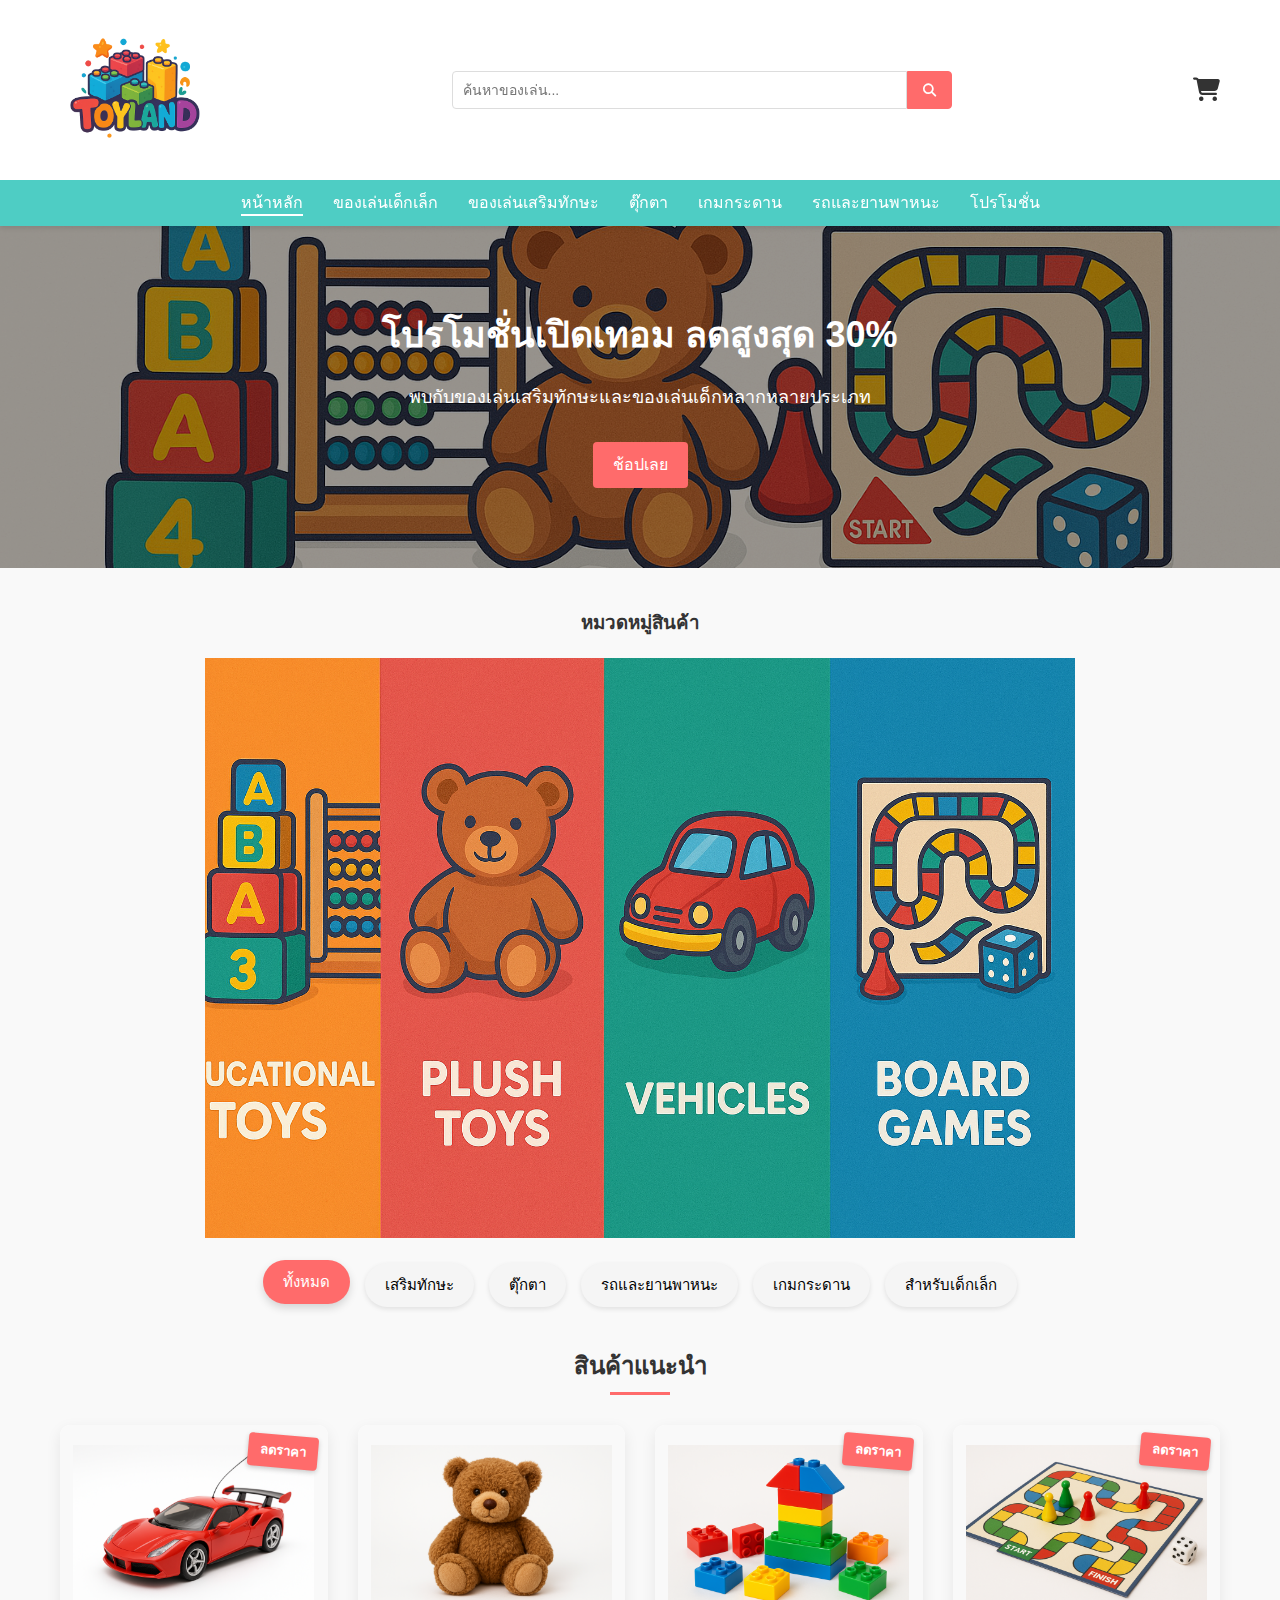
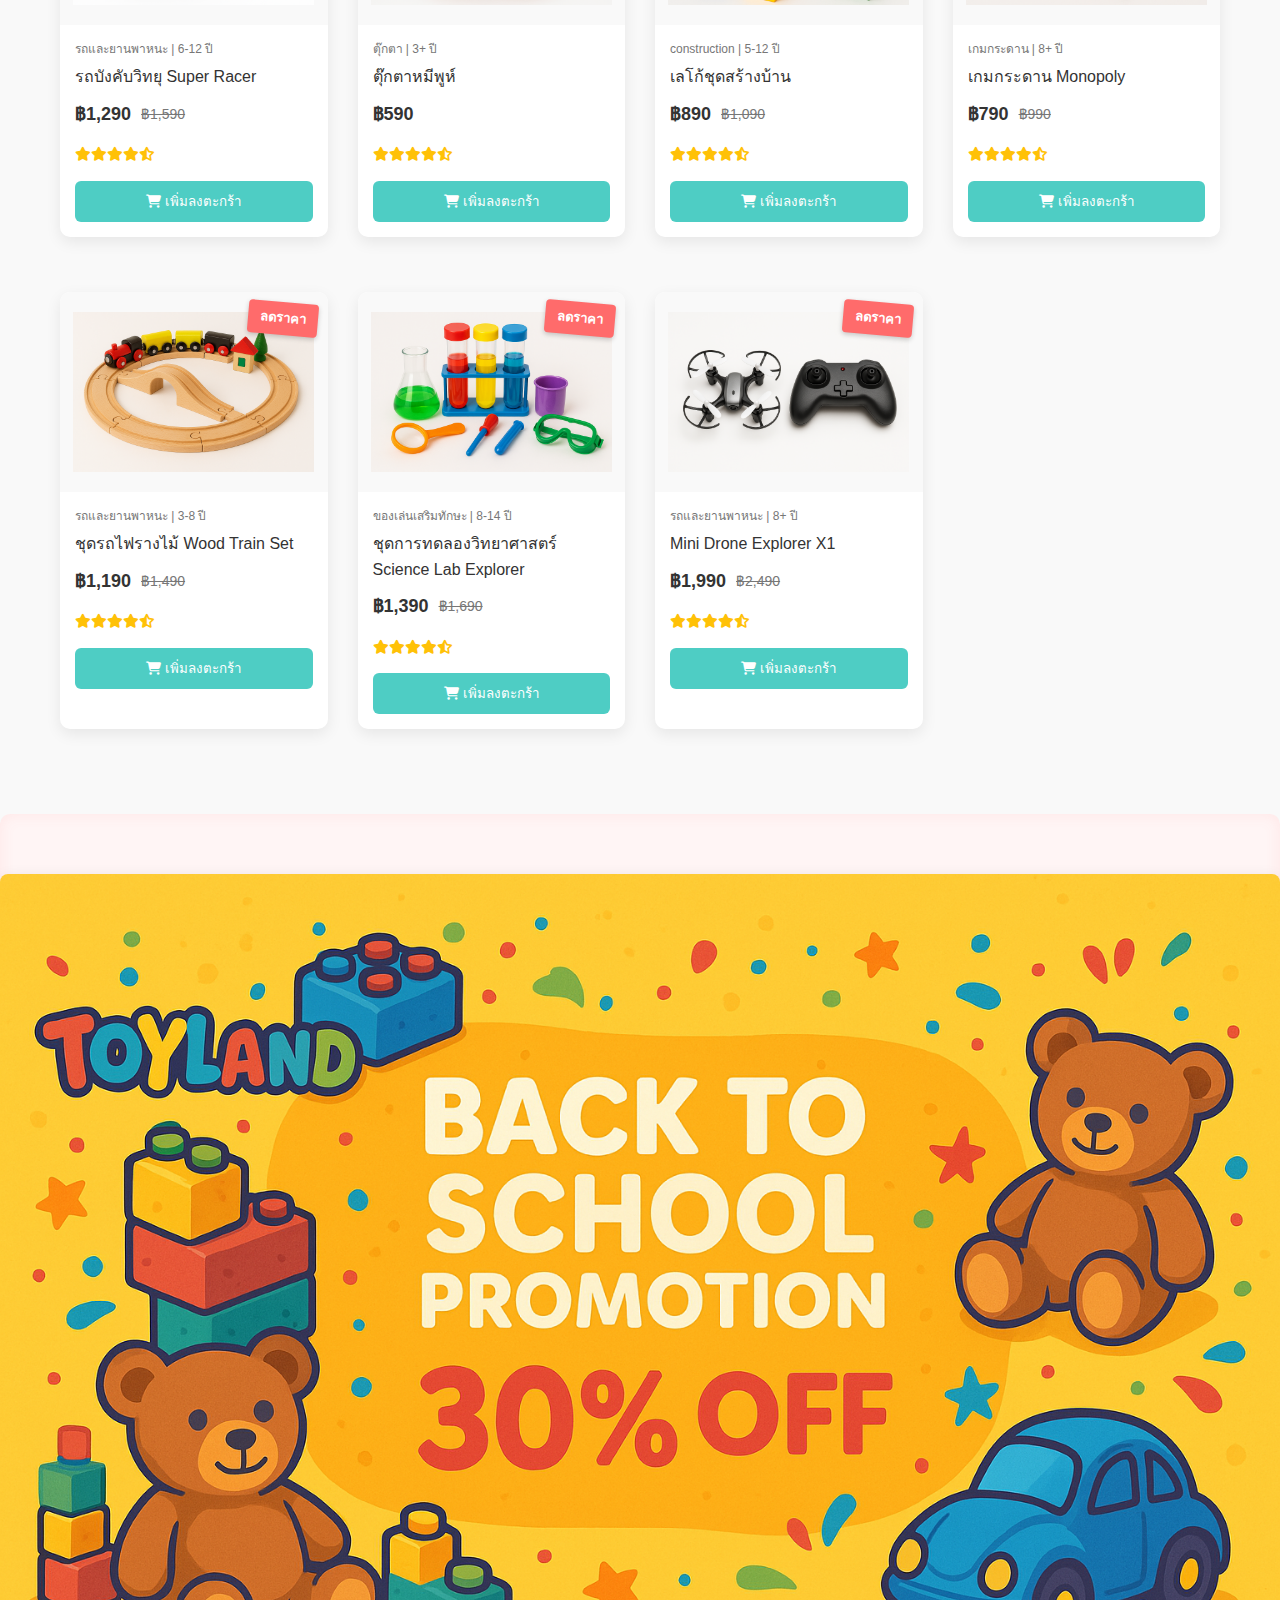
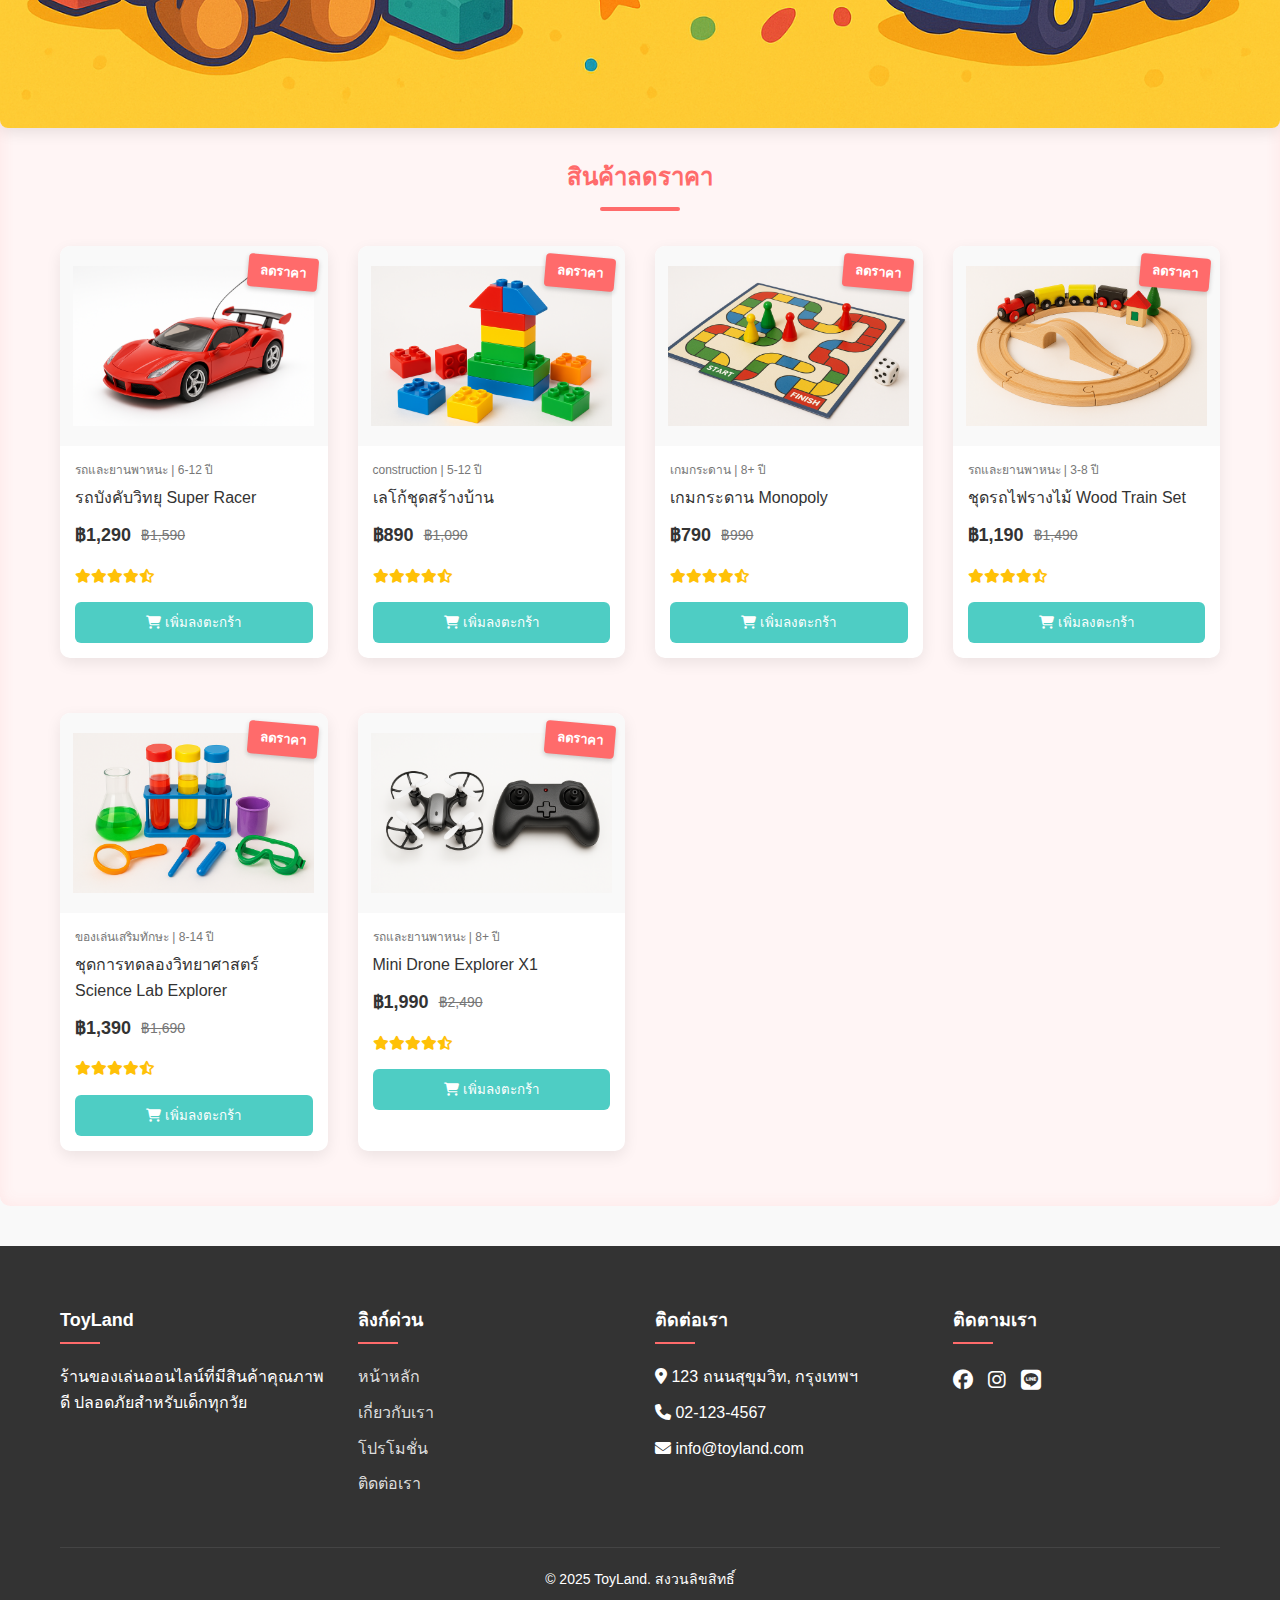
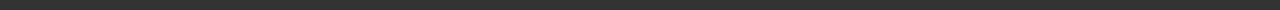
<file: index.html>
<!DOCTYPE html>
<html lang="th">
<head>
    <meta charset="UTF-8">
    <meta name="viewport" content="width=device-width, initial-scale=1.0">
    <title>ToyLand - ร้านของเล่นออนไลน์</title>
    <link rel="stylesheet" href="css/style.css">
    <link rel="stylesheet" href="css/header.css">
    <link rel="stylesheet" href="css/responsive.css">
    <link rel="stylesheet" href="https://cdnjs.cloudflare.com/ajax/libs/font-awesome/6.4.0/css/all.min.css">
</head>
<body>
    <!-- Header Section -->
    <header>
        <div class="container">
            <div class="logo">
                <img src="images/logo.png" alt="ToyLand Logo" width="150" height="auto">
            </div>
            <div class="search-bar">
                <input type="text" placeholder="ค้นหาของเล่น...">
                <button><i class="fas fa-search"></i></button>
            </div>
            <div class="cart-icon">
                <a href="cart.html">
                    <i class="fas fa-shopping-cart"></i>
                    <span class="cart-count">0</span>
                </a>
            </div>
        </div>
        <nav>
            <ul>
                <li><a href="index.html" class="active">หน้าหลัก</a></li>
                <li><a href="#">ของเล่นเด็กเล็ก</a></li>
                <li><a href="#">ของเล่นเสริมทักษะ</a></li>
                <li><a href="#">ตุ๊กตา</a></li>
                <li><a href="#">เกมกระดาน</a></li>
                <li><a href="#">รถและยานพาหนะ</a></li>
                <li><a href="#">โปรโมชั่น</a></li>
            </ul>
        </nav>
    </header>

    <!-- Banner Section -->
    <section class="banner" style="background-image: url('images/branners/banner1.png');">
        <div class="container">
            <div class="banner-content">
                <h2>โปรโมชั่นเปิดเทอม ลดสูงสุด 30%</h2>
                <p>พบกับของเล่นเสริมทักษะและของเล่นเด็กหลากหลายประเภท</p>
                <a href="#featured" class="btn">ช้อปเลย</a>
            </div>
        </div>
    </section>

    <!-- Category Filter -->
    <section class="filter">
        <div class="container">
            <h3>หมวดหมู่สินค้า</h3>
            <div class="category-banner">
                <img src="images/branners/banner3.png" alt="หมวดหมู่สินค้า" width="100%" height="auto">
            </div>
            <div class="filter-buttons">
                <button class="filter-btn active" data-filter="all">ทั้งหมด</button>
                <button class="filter-btn" data-filter="educational">เสริมทักษะ</button>
                <button class="filter-btn" data-filter="plush">ตุ๊กตา</button>
                <button class="filter-btn" data-filter="vehicles">รถและยานพาหนะ</button>
                <button class="filter-btn" data-filter="board-games">เกมกระดาน</button>
                <button class="filter-btn" data-filter="baby">สำหรับเด็กเล็ก</button>
            </div>
        </div>
    </section>

    <!-- Featured Products -->
    <section id="featured" class="products">
        <div class="container">
            <h2>สินค้าแนะนำ</h2>
            <div class="product-grid" id="product-grid">
                <!-- Products will be loaded here by JavaScript -->
            </div>
        </div>
    </section>

    <!-- Sale Products -->
    <section class="products sale-section">
        <div class="sale-banner">
            <img src="images/branners/banner2.png" alt="สินค้าลดราคา" width="100%" height="auto">
        </div>
        <div class="container">
            <h2>สินค้าลดราคา</h2>
            <div class="product-grid" id="sale-products">
                <!-- Sale products will be loaded here by JavaScript -->
            </div>
        </div>
    </section>

    <!-- Footer -->
    <footer>
        <div class="container">
            <div class="footer-content">
                <div class="footer-col">
                    <h3>ToyLand</h3>
                    <p>ร้านของเล่นออนไลน์ที่มีสินค้าคุณภาพดี ปลอดภัยสำหรับเด็กทุกวัย</p>
                </div>
                <div class="footer-col">
                    <h3>ลิงก์ด่วน</h3>
                    <ul>
                        <li><a href="index.html">หน้าหลัก</a></li>
                        <li><a href="#">เกี่ยวกับเรา</a></li>
                        <li><a href="#">โปรโมชั่น</a></li>
                        <li><a href="#">ติดต่อเรา</a></li>
                    </ul>
                </div>
                <div class="footer-col">
                    <h3>ติดต่อเรา</h3>
                    <p><i class="fas fa-map-marker-alt"></i> 123 ถนนสุขุมวิท, กรุงเทพฯ</p>
                    <p><i class="fas fa-phone"></i> 02-123-4567</p>
                    <p><i class="fas fa-envelope"></i> info@toyland.com</p>
                </div>
                <div class="footer-col">
                    <h3>ติดตามเรา</h3>
                    <div class="social-links">
                        <a href="#"><i class="fab fa-facebook"></i></a>
                        <a href="#"><i class="fab fa-instagram"></i></a>
                        <a href="#"><i class="fab fa-line"></i></a>
                    </div>
                </div>
            </div>
            <div class="copyright">
                <p>&copy; 2025 ToyLand. สงวนลิขสิทธิ์</p>
            </div>
        </div>
    </footer>

    <script src="js/products.js"></script>
    <script src="js/main.js"></script>
    <script src="js/cart.js"></script>
</body>
</html>
</file>
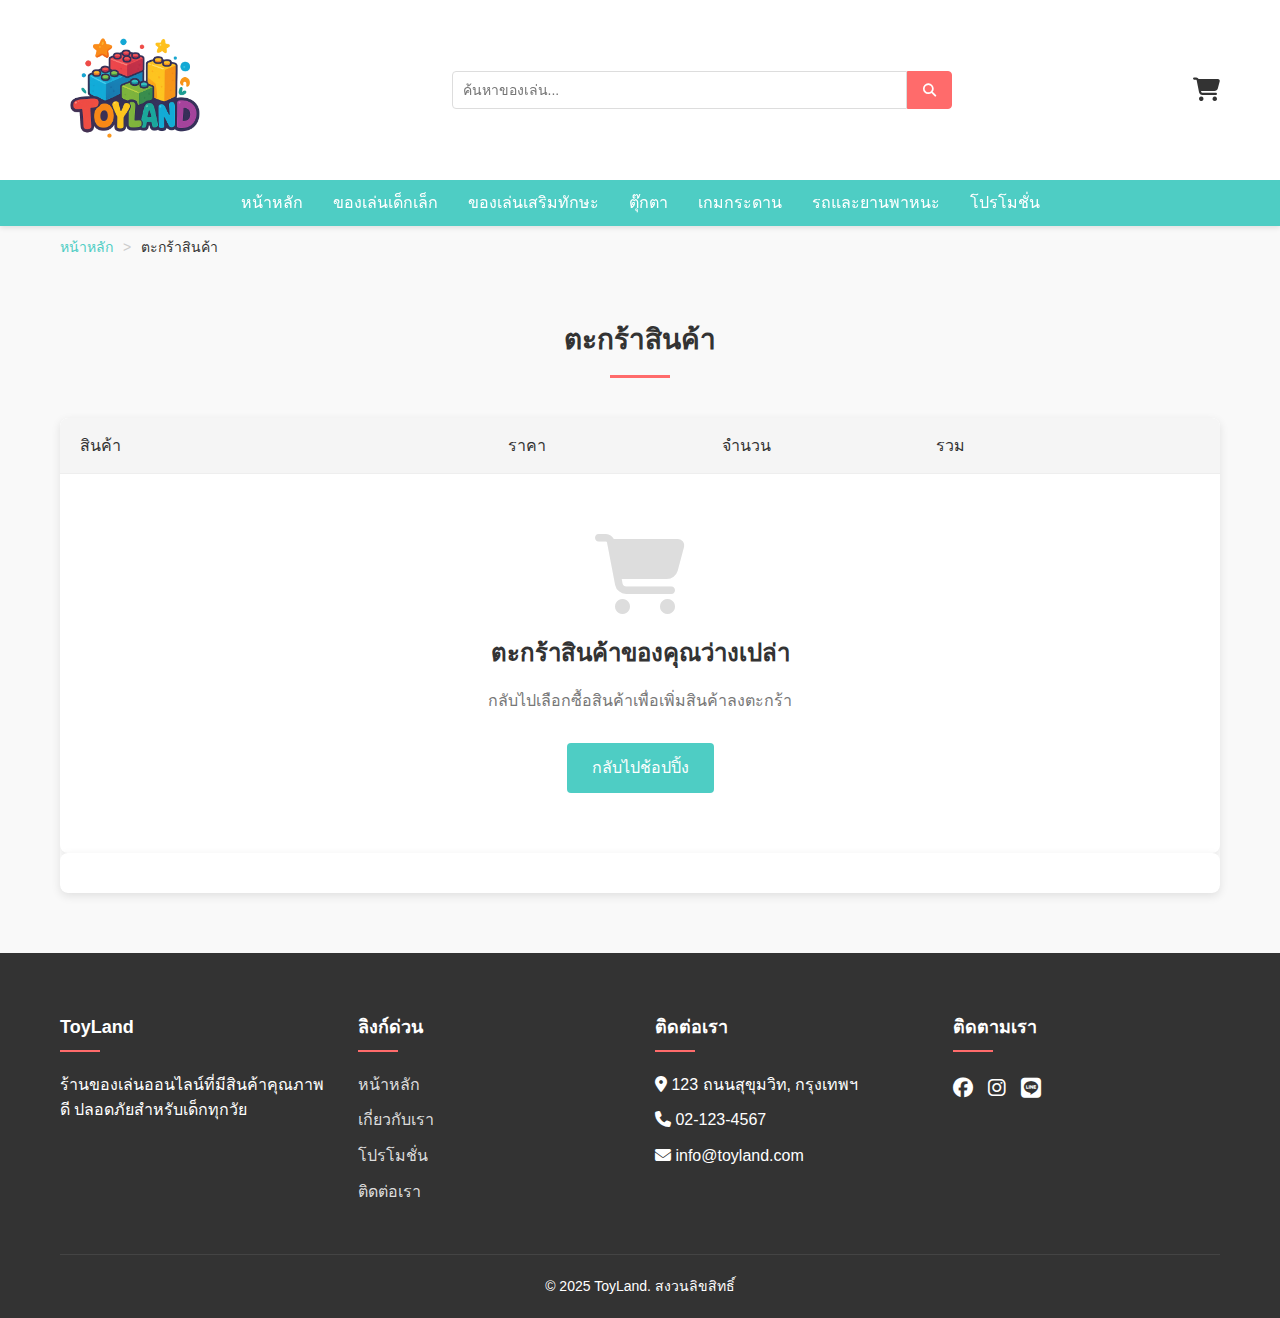
<file: cart.html>
<!DOCTYPE html>
<html lang="th">
<head>
    <meta charset="UTF-8">
    <meta name="viewport" content="width=device-width, initial-scale=1.0">
    <title>ตะกร้าสินค้า - ToyLand</title>
    <link rel="stylesheet" href="css/style.css">
    <link rel="stylesheet" href="css/header.css">
    <link rel="stylesheet" href="css/responsive.css">
    <link rel="stylesheet" href="css/cart.css">
    <link rel="stylesheet" href="https://cdnjs.cloudflare.com/ajax/libs/font-awesome/6.4.0/css/all.min.css">
</head>
<body>
    <!-- Header Section -->
    <header>
        <div class="container">
            <div class="logo">
                <img src="images/logo.png" alt="ToyLand Logo" width="150" height="auto">
            </div>
            <div class="search-bar">
                <input type="text" placeholder="ค้นหาของเล่น...">
                <button><i class="fas fa-search"></i></button>
            </div>
            <div class="cart-icon">
                <a href="cart.html">
                    <i class="fas fa-shopping-cart"></i>
                    <span class="cart-count">0</span>
                </a>
            </div>
        </div>
        <nav>
            <ul>
                <li><a href="index.html">หน้าหลัก</a></li>
                <li><a href="#">ของเล่นเด็กเล็ก</a></li>
                <li><a href="#">ของเล่นเสริมทักษะ</a></li>
                <li><a href="#">ตุ๊กตา</a></li>
                <li><a href="#">เกมกระดาน</a></li>
                <li><a href="#">รถและยานพาหนะ</a></li>
                <li><a href="#">โปรโมชั่น</a></li>
            </ul>
        </nav>
    </header>

    <!-- Breadcrumb -->
    <div class="breadcrumb">
        <div class="container">
            <ul>
                <li><a href="index.html">หน้าหลัก</a></li>
                <li><span>ตะกร้าสินค้า</span></li>
            </ul>
        </div>
    </div>

    <!-- Cart Section -->
    <section class="cart-section">
        <div class="container">
            <h1 class="page-title">ตะกร้าสินค้า</h1>
            
            <div class="cart-container">
                <div class="cart-items-container">
                    <div class="cart-header">
                        <div class="cart-header-item">สินค้า</div>
                        <div class="cart-header-price">ราคา</div>
                        <div class="cart-header-quantity">จำนวน</div>
                        <div class="cart-header-total">รวม</div>
                        <div class="cart-header-remove"></div>
                    </div>
                    
                    <div id="cart-items">
                        <!-- Cart items will be loaded here by JavaScript -->
                    </div>
                </div>
                
                <div class="cart-summary-container" id="cart-summary">
                    <!-- Cart summary will be loaded here by JavaScript -->
                </div>
            </div>
        </div>
    </section>

    <!-- Footer -->
    <footer>
        <div class="container">
            <div class="footer-content">
                <div class="footer-col">
                    <h3>ToyLand</h3>
                    <p>ร้านของเล่นออนไลน์ที่มีสินค้าคุณภาพดี ปลอดภัยสำหรับเด็กทุกวัย</p>
                </div>
                <div class="footer-col">
                    <h3>ลิงก์ด่วน</h3>
                    <ul>
                        <li><a href="index.html">หน้าหลัก</a></li>
                        <li><a href="#">เกี่ยวกับเรา</a></li>
                        <li><a href="#">โปรโมชั่น</a></li>
                        <li><a href="#">ติดต่อเรา</a></li>
                    </ul>
                </div>
                <div class="footer-col">
                    <h3>ติดต่อเรา</h3>
                    <p><i class="fas fa-map-marker-alt"></i> 123 ถนนสุขุมวิท, กรุงเทพฯ</p>
                    <p><i class="fas fa-phone"></i> 02-123-4567</p>
                    <p><i class="fas fa-envelope"></i> info@toyland.com</p>
                </div>
                <div class="footer-col">
                    <h3>ติดตามเรา</h3>
                    <div class="social-links">
                        <a href="#"><i class="fab fa-facebook"></i></a>
                        <a href="#"><i class="fab fa-instagram"></i></a>
                        <a href="#"><i class="fab fa-line"></i></a>
                    </div>
                </div>
            </div>
            <div class="copyright">
                <p>&copy; 2025 ToyLand. สงวนลิขสิทธิ์</p>
            </div>
        </div>
    </footer>

    <!-- เพิ่ม script สำหรับแก้ไขปัญหาการแสดงผลที่ซ้ำซ้อน -->
    <script>
        document.addEventListener('DOMContentLoaded', function() {
            // ลบองค์ประกอบที่ซ้ำซ้อน (ถ้ามี)
            const duplicateElements = document.querySelectorAll('.breadcrumb + .breadcrumb, nav + nav');
            duplicateElements.forEach(element => {
                element.parentNode.removeChild(element);
            });
            
            // ลบกล่องที่วงกลมไว้ในภาพ (ถ้ามี)
            const circledElements = document.querySelectorAll('.duplicate-content, .circled-content');
            circledElements.forEach(element => {
                element.parentNode.removeChild(element);
            });
        });
    </script>

    <script src="js/products.js"></script>
    <script src="js/main.js"></script>
    <script src="js/cart.js"></script>
</body>
</html>
</file>
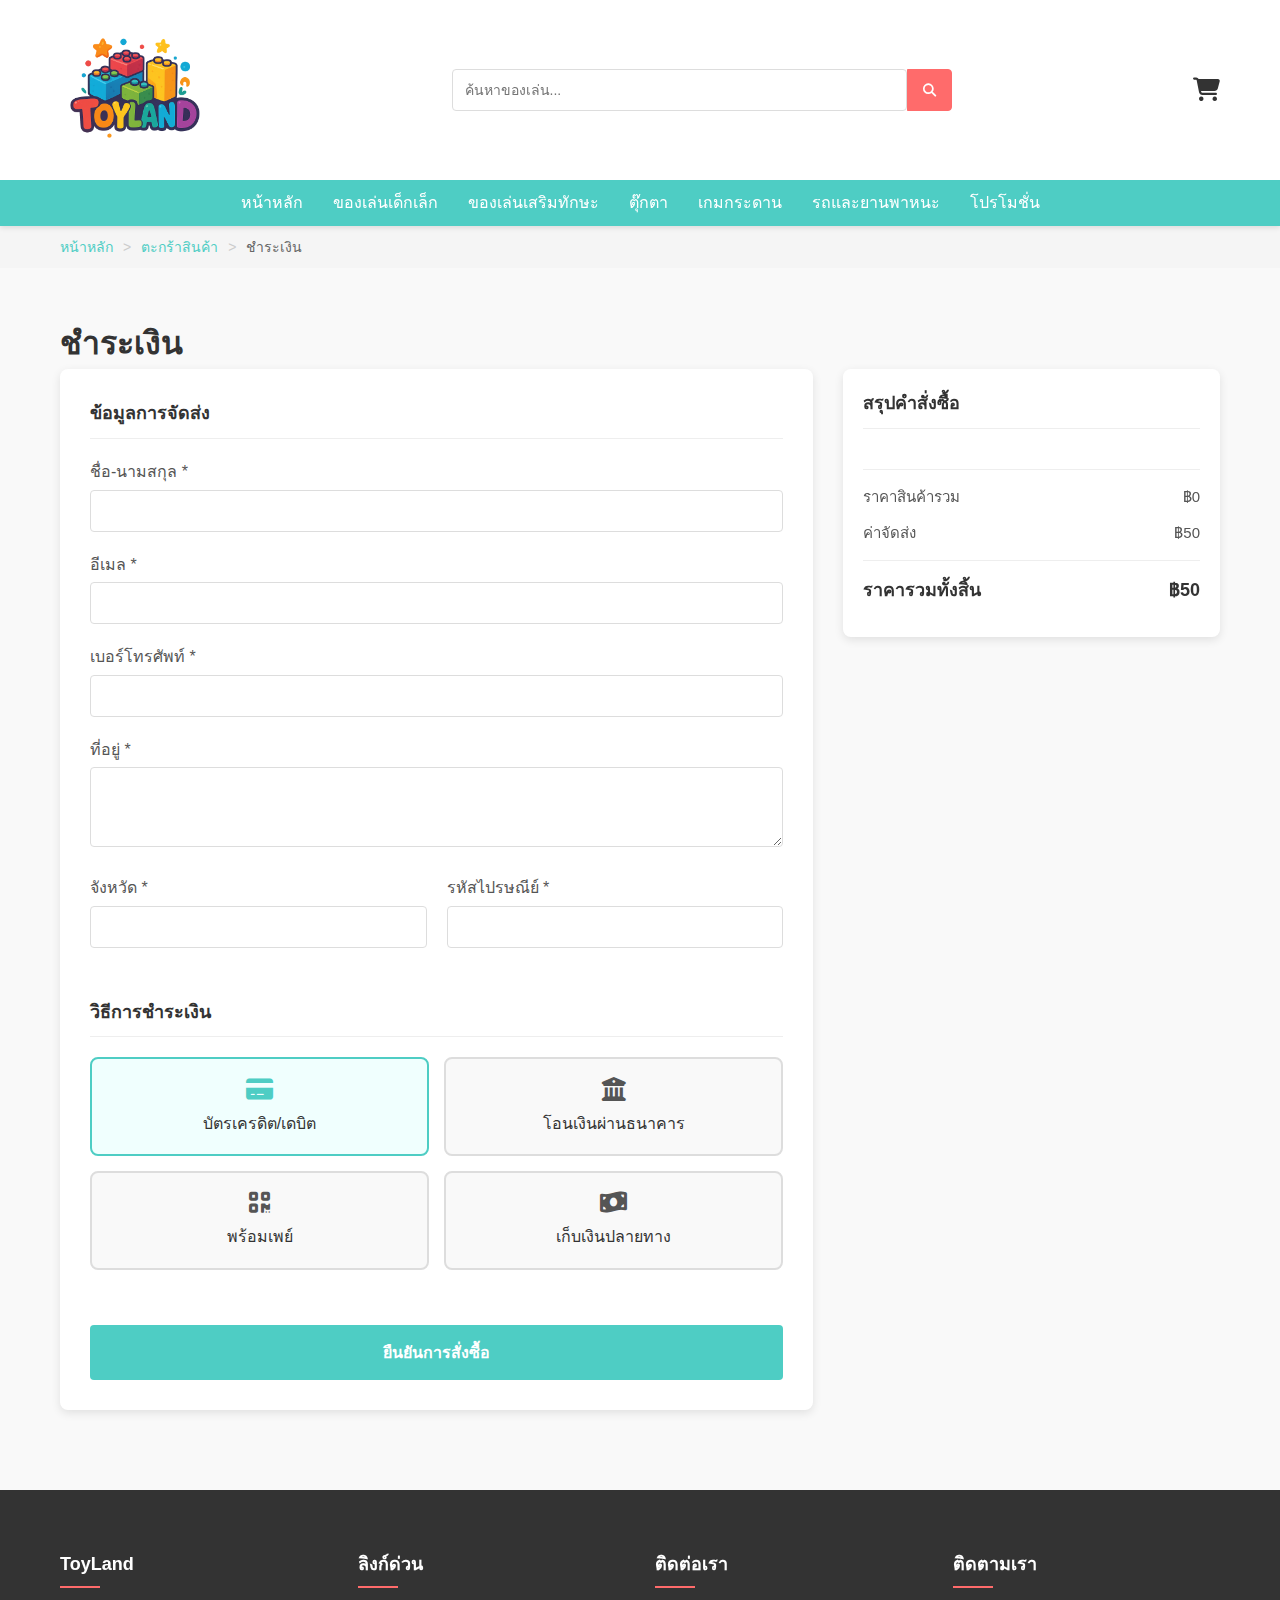
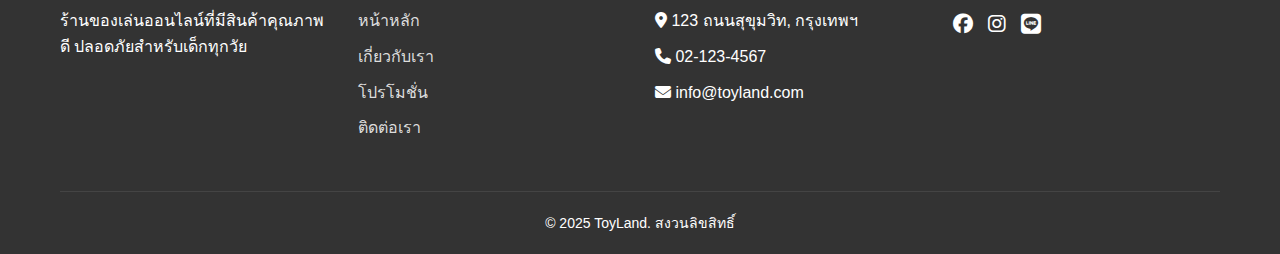
<file: checkout.html>
<!DOCTYPE html>
<html lang="th">
<head>
    <meta charset="UTF-8">
    <meta name="viewport" content="width=device-width, initial-scale=1.0">
    <title>ชำระเงิน - ToyLand</title>
    <link rel="stylesheet" href="css/style.css">
    <link rel="stylesheet" href="css/header.css">
    <link rel="stylesheet" href="css/responsive.css">
    <link rel="stylesheet" href="css/checkout.css">
    <link rel="stylesheet" href="https://cdnjs.cloudflare.com/ajax/libs/font-awesome/6.4.0/css/all.min.css">
</head>
<body>
    <!-- Header Section -->
    <header>
        <div class="container">
            <div class="logo">
                <img src="images/logo.png" alt="ToyLand Logo" width="150" height="auto">
            </div>
            <div class="search-bar">
                <input type="text" placeholder="ค้นหาของเล่น...">
                <button><i class="fas fa-search"></i></button>
            </div>
            <div class="cart-icon">
                <a href="cart.html">
                    <i class="fas fa-shopping-cart"></i>
                    <span class="cart-count">0</span>
                </a>
            </div>
        </div>
        <nav>
            <ul>
                <li><a href="index.html">หน้าหลัก</a></li>
                <li><a href="#">ของเล่นเด็กเล็ก</a></li>
                <li><a href="#">ของเล่นเสริมทักษะ</a></li>
                <li><a href="#">ตุ๊กตา</a></li>
                <li><a href="#">เกมกระดาน</a></li>
                <li><a href="#">รถและยานพาหนะ</a></li>
                <li><a href="#">โปรโมชั่น</a></li>
            </ul>
        </nav>
    </header>

    <!-- Breadcrumb -->
    <div class="breadcrumb">
        <div class="container">
            <ul>
                <li><a href="index.html">หน้าหลัก</a></li>
                <li><a href="cart.html">ตะกร้าสินค้า</a></li>
                <li><span>ชำระเงิน</span></li>
            </ul>
        </div>
    </div>

    <!-- Checkout Section -->
    <section class="checkout-section">
        <div class="container">
            <h1 class="page-title">ชำระเงิน</h1>
            
            <div class="checkout-container">
                <div class="checkout-form-container">
                    <form id="checkout-form">
                        <div class="form-section">
                            <h3>ข้อมูลการจัดส่ง</h3>
                            <div class="form-group">
                                <label for="fullname">ชื่อ-นามสกุล *</label>
                                <input type="text" id="fullname" name="fullname" required>
                            </div>
                            <div class="form-group">
                                <label for="email">อีเมล *</label>
                                <input type="email" id="email" name="email" required>
                            </div>
                            <div class="form-group">
                                <label for="phone">เบอร์โทรศัพท์ *</label>
                                <input type="tel" id="phone" name="phone" required>
                            </div>
                            <div class="form-group">
                                <label for="address">ที่อยู่ *</label>
                                <textarea id="address" name="address" rows="3" required></textarea>
                            </div>
                            <div class="form-row">
                                <div class="form-group">
                                    <label for="province">จังหวัด *</label>
                                    <input type="text" id="province" name="province" required>
                                </div>
                                <div class="form-group">
                                    <label for="postal-code">รหัสไปรษณีย์ *</label>
                                    <input type="text" id="postal-code" name="postal-code" required>
                                </div>
                            </div>
                        </div>
                        
                        <div class="form-section">
                            <h3>วิธีการชำระเงิน</h3>
                            <div class="payment-methods">
                                <div class="payment-method">
                                    <input type="radio" id="credit-card" name="payment" value="credit-card" checked>
                                    <label for="credit-card">
                                        <i class="fas fa-credit-card"></i>
                                        <span>บัตรเครดิต/เดบิต</span>
                                    </label>
                                </div>
                                <div class="payment-method">
                                    <input type="radio" id="bank-transfer" name="payment" value="bank-transfer">
                                    <label for="bank-transfer">
                                        <i class="fas fa-university"></i>
                                        <span>โอนเงินผ่านธนาคาร</span>
                                    </label>
                                </div>
                                <div class="payment-method">
                                    <input type="radio" id="prompt-pay" name="payment" value="prompt-pay">
                                    <label for="prompt-pay">
                                        <i class="fas fa-qrcode"></i>
                                        <span>พร้อมเพย์</span>
                                    </label>
                                </div>
                                <div class="payment-method">
                                    <input type="radio" id="cod" name="payment" value="cod">
                                    <label for="cod">
                                        <i class="fas fa-money-bill-wave"></i>
                                        <span>เก็บเงินปลายทาง</span>
                                    </label>
                                </div>
                            </div>
                        </div>
                        
                        <button type="submit" class="btn checkout-btn">ยืนยันการสั่งซื้อ</button>
                    </form>
                </div>
                
                <div class="order-summary-container">
                    <div class="order-summary" id="order-summary">
                        <!-- Order summary will be loaded here by JavaScript -->
                    </div>
                </div>
            </div>
        </div>
    </section>

    <!-- Footer -->
    <footer>
        <div class="container">
            <div class="footer-content">
                <div class="footer-col">
                    <h3>ToyLand</h3>
                    <p>ร้านของเล่นออนไลน์ที่มีสินค้าคุณภาพดี ปลอดภัยสำหรับเด็กทุกวัย</p>
                </div>
                <div class="footer-col">
                    <h3>ลิงก์ด่วน</h3>
                    <ul>
                        <li><a href="index.html">หน้าหลัก</a></li>
                        <li><a href="#">เกี่ยวกับเรา</a></li>
                        <li><a href="#">โปรโมชั่น</a></li>
                        <li><a href="#">ติดต่อเรา</a></li>
                    </ul>
                </div>
                <div class="footer-col">
                    <h3>ติดต่อเรา</h3>
                    <p><i class="fas fa-map-marker-alt"></i> 123 ถนนสุขุมวิท, กรุงเทพฯ</p>
                    <p><i class="fas fa-phone"></i> 02-123-4567</p>
                    <p><i class="fas fa-envelope"></i> info@toyland.com</p>
                </div>
                <div class="footer-col">
                    <h3>ติดตามเรา</h3>
                    <div class="social-links">
                        <a href="#"><i class="fab fa-facebook"></i></a>
                        <a href="#"><i class="fab fa-instagram"></i></a>
                        <a href="#"><i class="fab fa-line"></i></a>
                    </div>
                </div>
            </div>
            <div class="copyright">
                <p>&copy; 2025 ToyLand. สงวนลิขสิทธิ์</p>
            </div>
        </div>
    </footer>

    <script src="js/products.js"></script>
    <script src="js/main.js"></script>
    <script src="js/cart.js"></script>
</body>
</html>
</file>
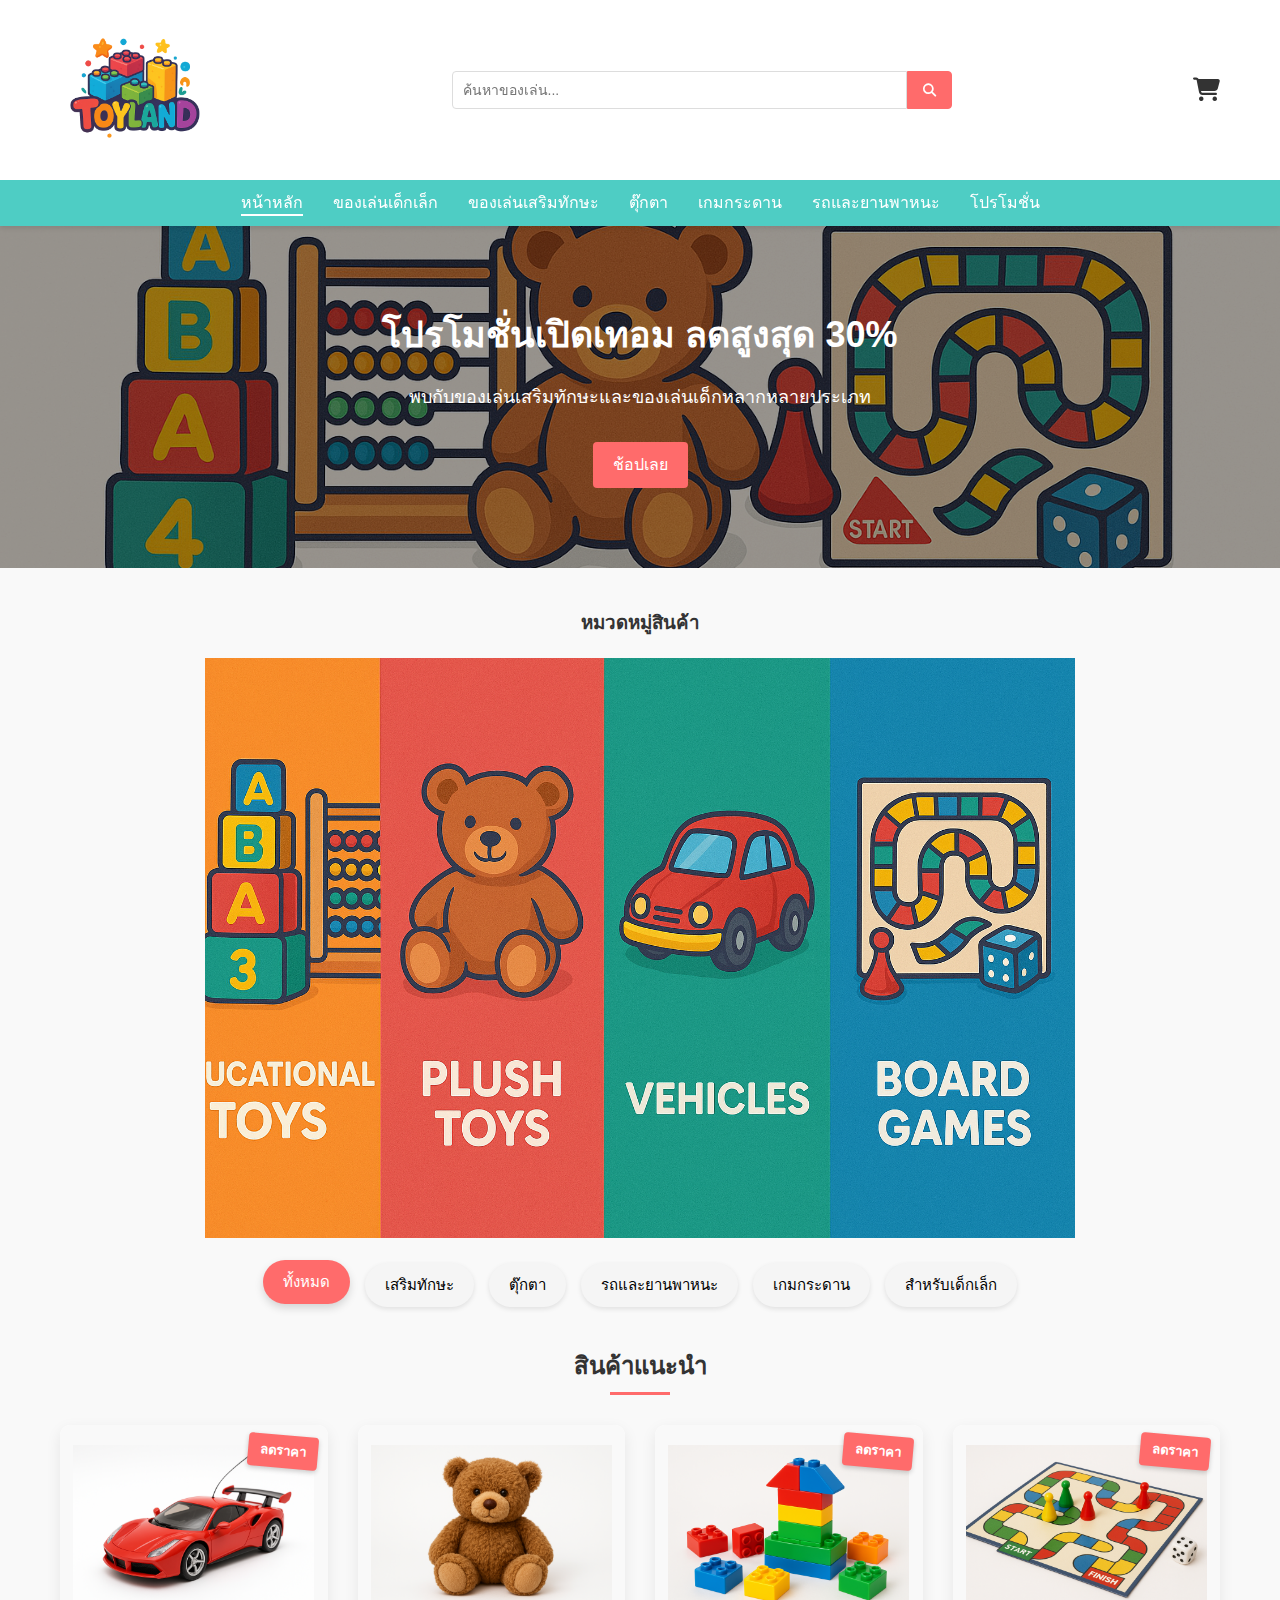
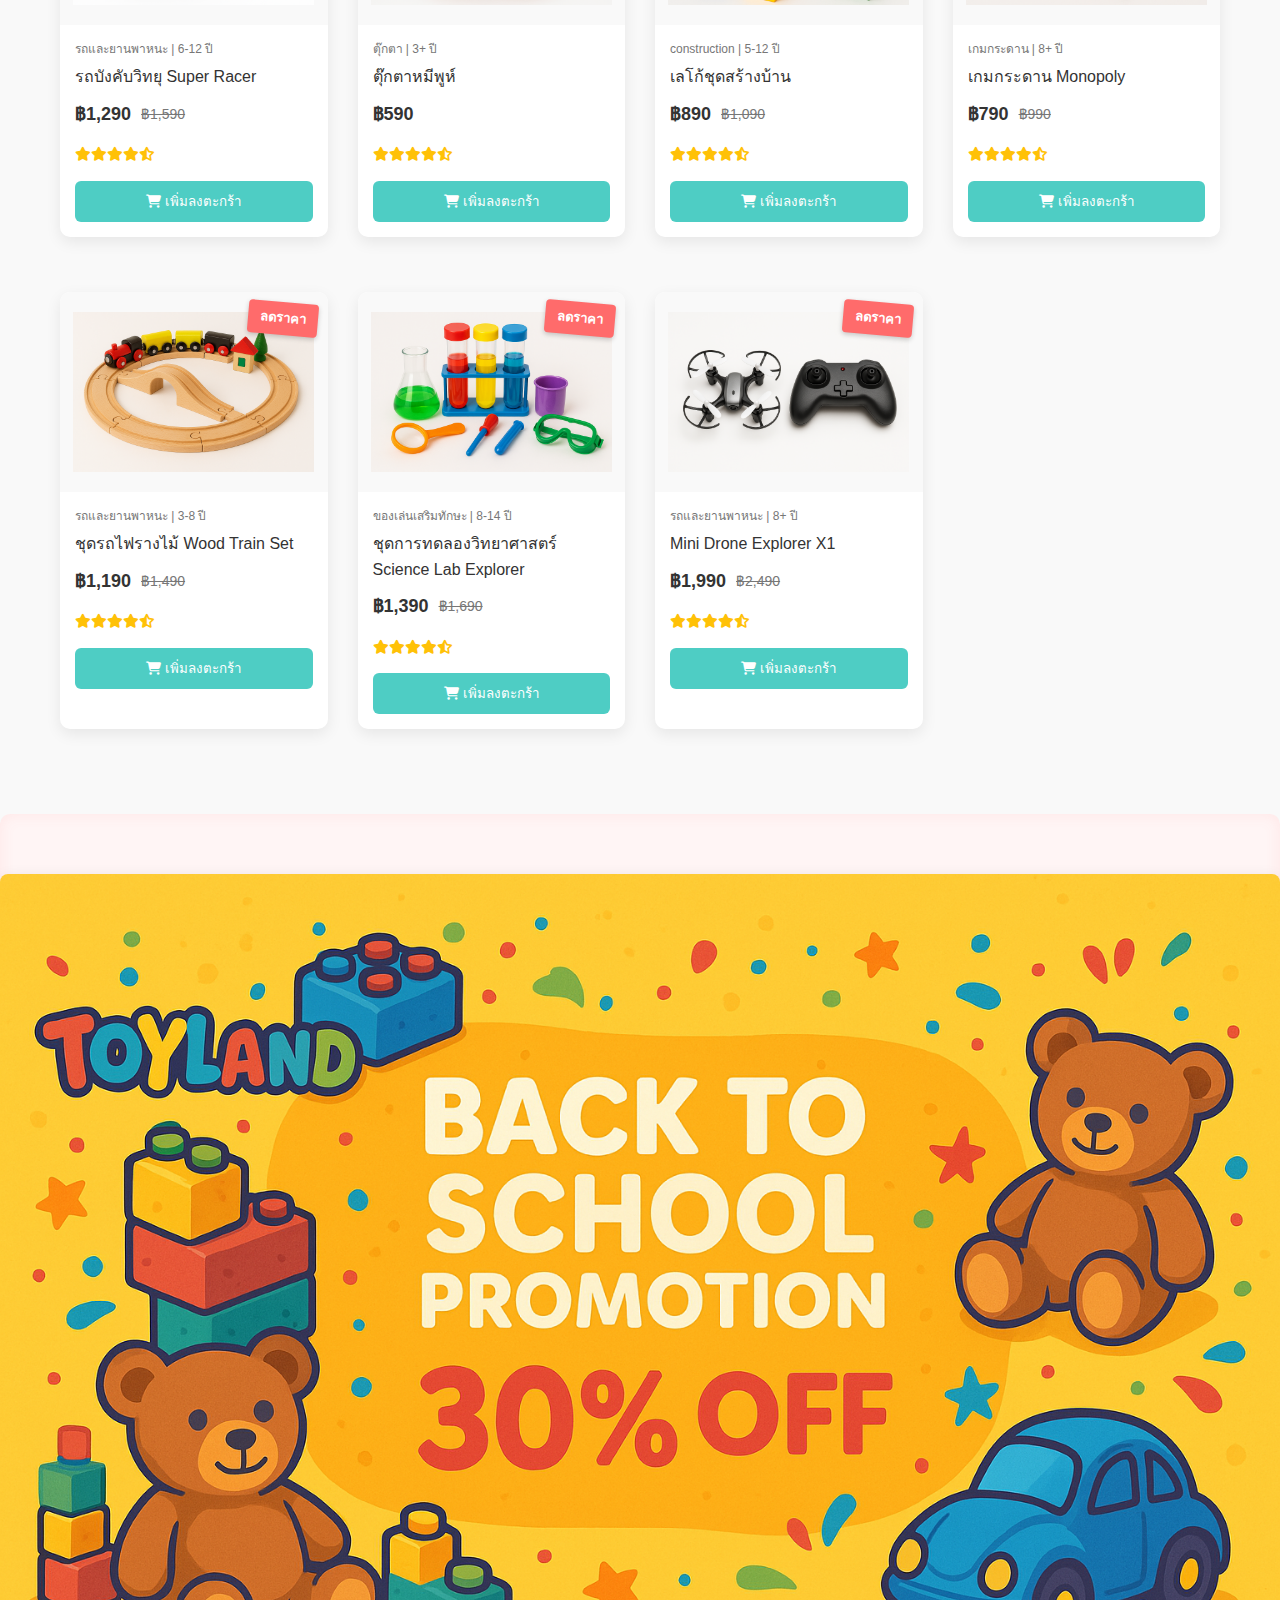
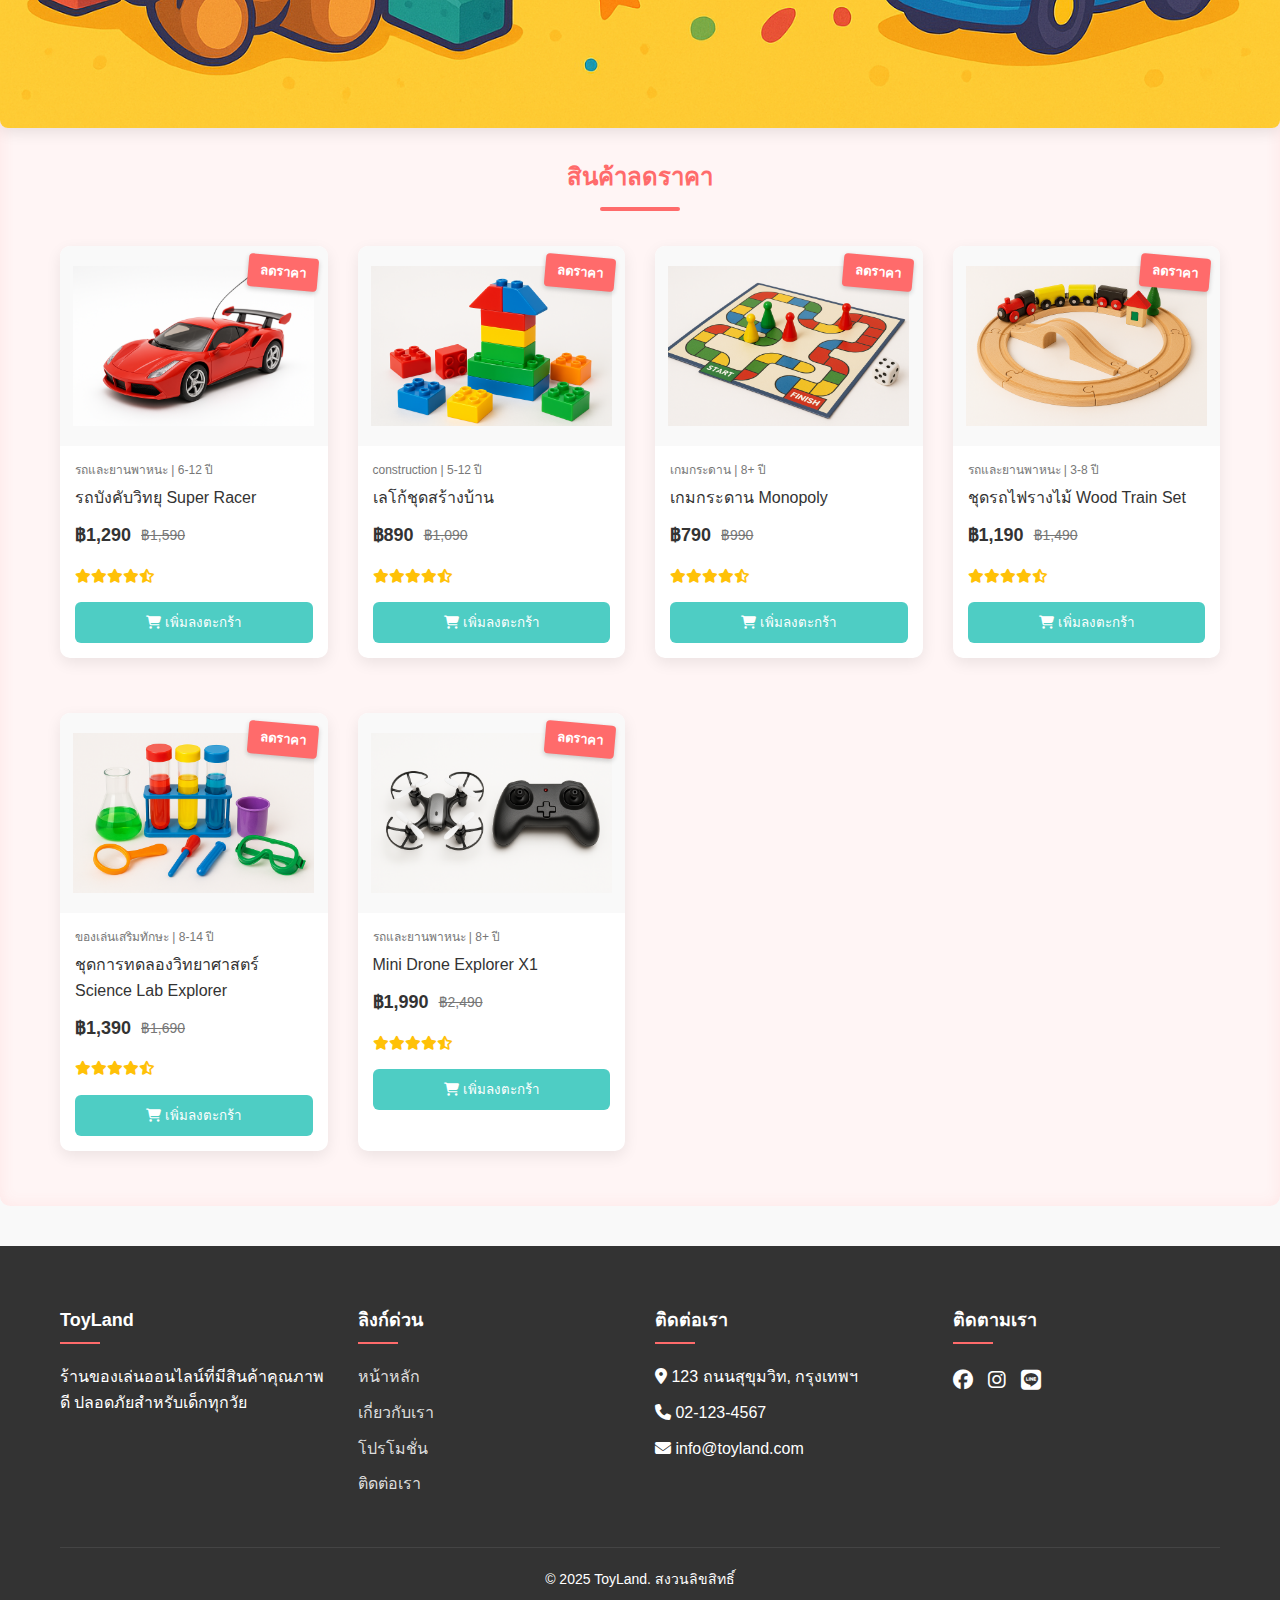
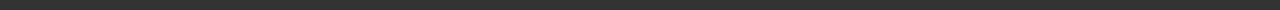
<file: confirmation.html>
<!DOCTYPE html>
<html lang="th">
<head>
    <meta charset="UTF-8">
    <meta name="viewport" content="width=device-width, initial-scale=1.0">
    <title>ยืนยันการสั่งซื้อ - ToyLand</title>
    <link rel="stylesheet" href="css/style.css">
    <link rel="stylesheet" href="css/header.css">
    <link rel="stylesheet" href="css/responsive.css">
    <link rel="stylesheet" href="css/confirmation.css">
    <link rel="stylesheet" href="https://cdnjs.cloudflare.com/ajax/libs/font-awesome/6.4.0/css/all.min.css">
</head>
<body>
    <!-- Header Section -->
    <header>
        <div class="container">
            <div class="logo">
                <img src="images/logo.png" alt="ToyLand Logo" width="150" height="auto">
            </div>
            <div class="search-bar">
                <input type="text" placeholder="ค้นหาของเล่น...">
                <button><i class="fas fa-search"></i></button>
            </div>
            <div class="cart-icon">
                <a href="cart.html">
                    <i class="fas fa-shopping-cart"></i>
                    <span class="cart-count">0</span>
                </a>
            </div>
        </div>
        <nav>
            <ul>
                <li><a href="index.html">หน้าหลัก</a></li>
                <li><a href="#">ของเล่นเด็กเล็ก</a></li>
                <li><a href="#">ของเล่นเสริมทักษะ</a></li>
                <li><a href="#">ตุ๊กตา</a></li>
                <li><a href="#">เกมกระดาน</a></li>
                <li><a href="#">รถและยานพาหนะ</a></li>
                <li><a href="#">โปรโมชั่น</a></li>
            </ul>
        </nav>
    </header>

    <!-- Breadcrumb -->
    <div class="breadcrumb">
        <div class="container">
            <ul>
                <li><a href="index.html">หน้าหลัก</a></li>
                <li><span>ยืนยันการสั่งซื้อ</span></li>
            </ul>
        </div>
    </div>

    <!-- Confirmation Section -->
    <section class="confirmation-section">
        <div class="container">
            <div class="confirmation-container" id="confirmation-details">
                <!-- Confirmation details will be loaded here by JavaScript -->
            </div>
        </div>
    </section>

    <!-- Footer -->
    <footer>
        <div class="container">
            <div class="footer-content">
                <div class="footer-col">
                    <h3>ToyLand</h3>
                    <p>ร้านของเล่นออนไลน์ที่มีสินค้าคุณภาพดี ปลอดภัยสำหรับเด็กทุกวัย</p>
                </div>
                <div class="footer-col">
                    <h3>ลิงก์ด่วน</h3>
                    <ul>
                        <li><a href="index.html">หน้าหลัก</a></li>
                        <li><a href="#">เกี่ยวกับเรา</a></li>
                        <li><a href="#">โปรโมชั่น</a></li>
                        <li><a href="#">ติดต่อเรา</a></li>
                    </ul>
                </div>
                <div class="footer-col">
                    <h3>ติดต่อเรา</h3>
                    <p><i class="fas fa-map-marker-alt"></i> 123 ถนนสุขุมวิท, กรุงเทพฯ</p>
                    <p><i class="fas fa-phone"></i> 02-123-4567</p>
                    <p><i class="fas fa-envelope"></i> info@toyland.com</p>
                </div>
                <div class="footer-col">
                    <h3>ติดตามเรา</h3>
                    <div class="social-links">
                        <a href="#"><i class="fab fa-facebook"></i></a>
                        <a href="#"><i class="fab fa-instagram"></i></a>
                        <a href="#"><i class="fab fa-line"></i></a>
                    </div>
                </div>
            </div>
            <div class="copyright">
                <p>&copy; 2025 ToyLand. สงวนลิขสิทธิ์</p>
            </div>
        </div>
    </footer>

    <script src="js/products.js"></script>
    <script src="js/cart.js"></script>
</body>
</html>
</file>
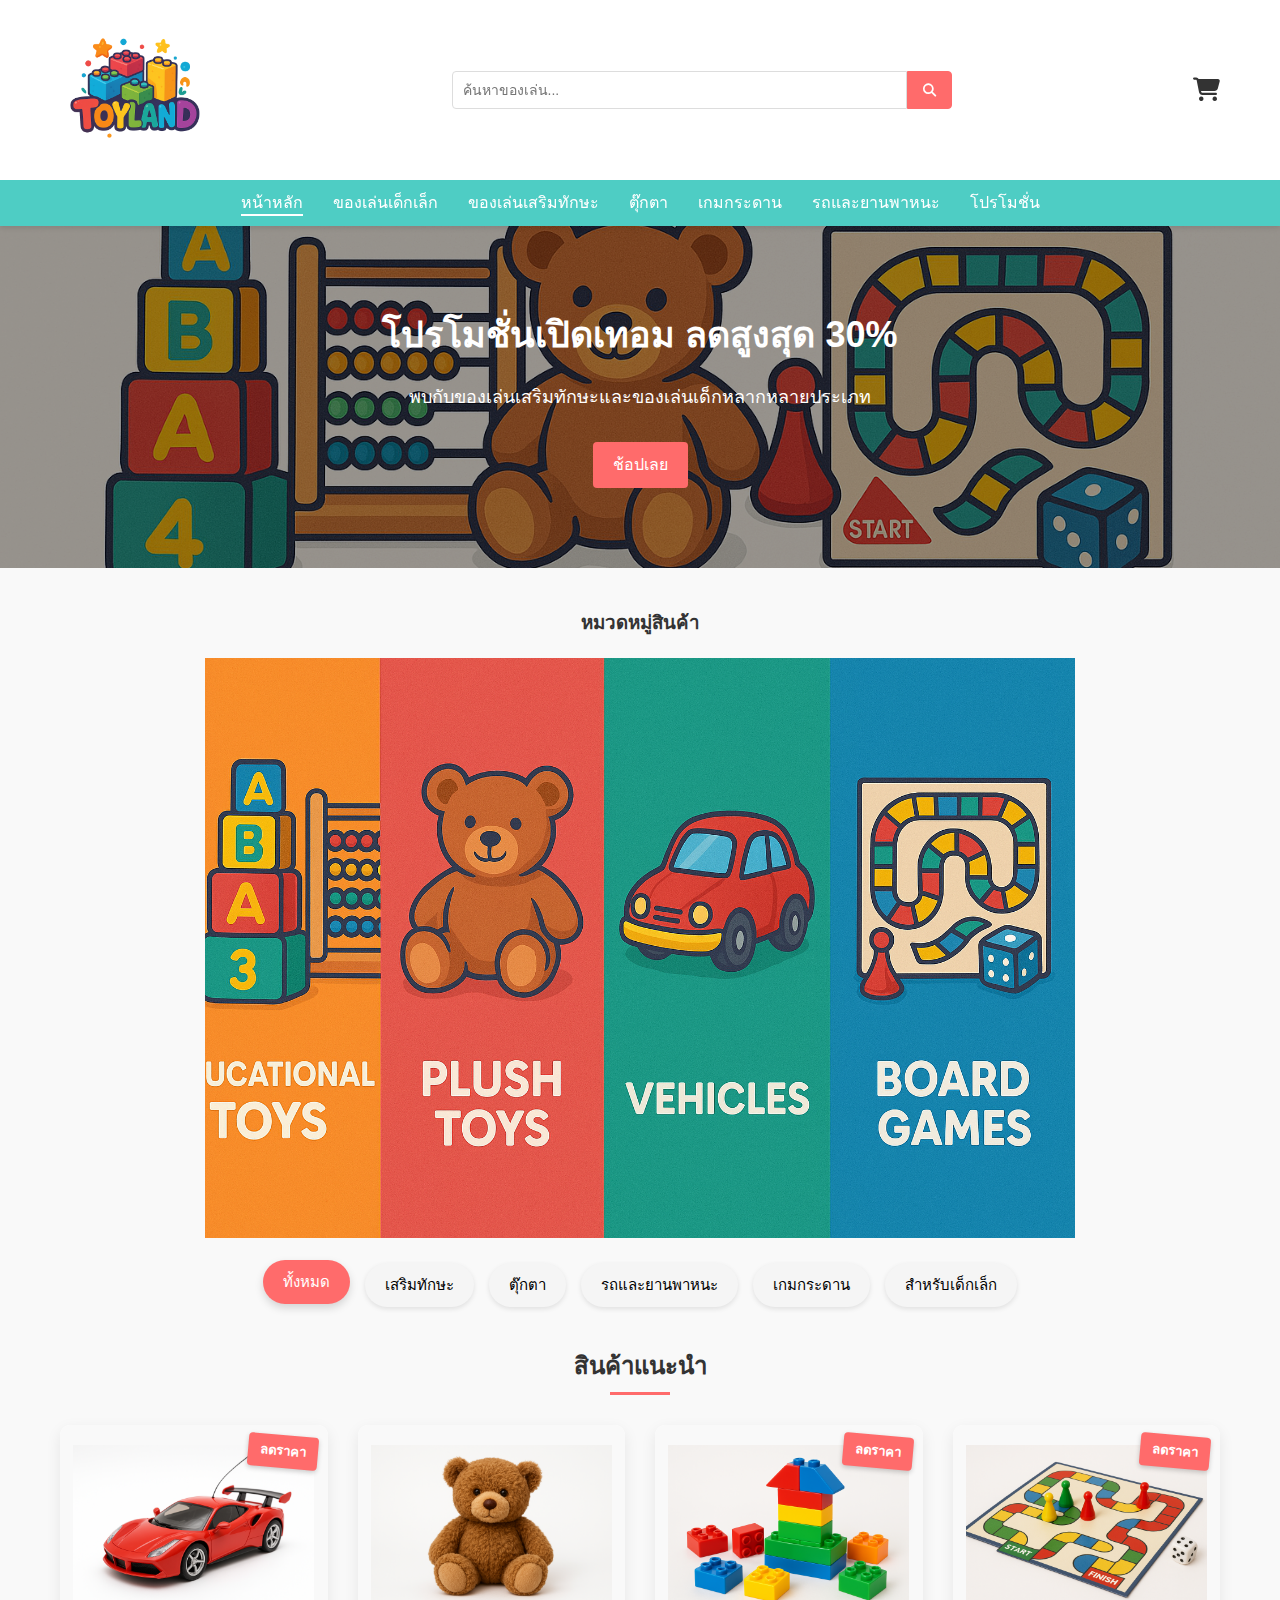
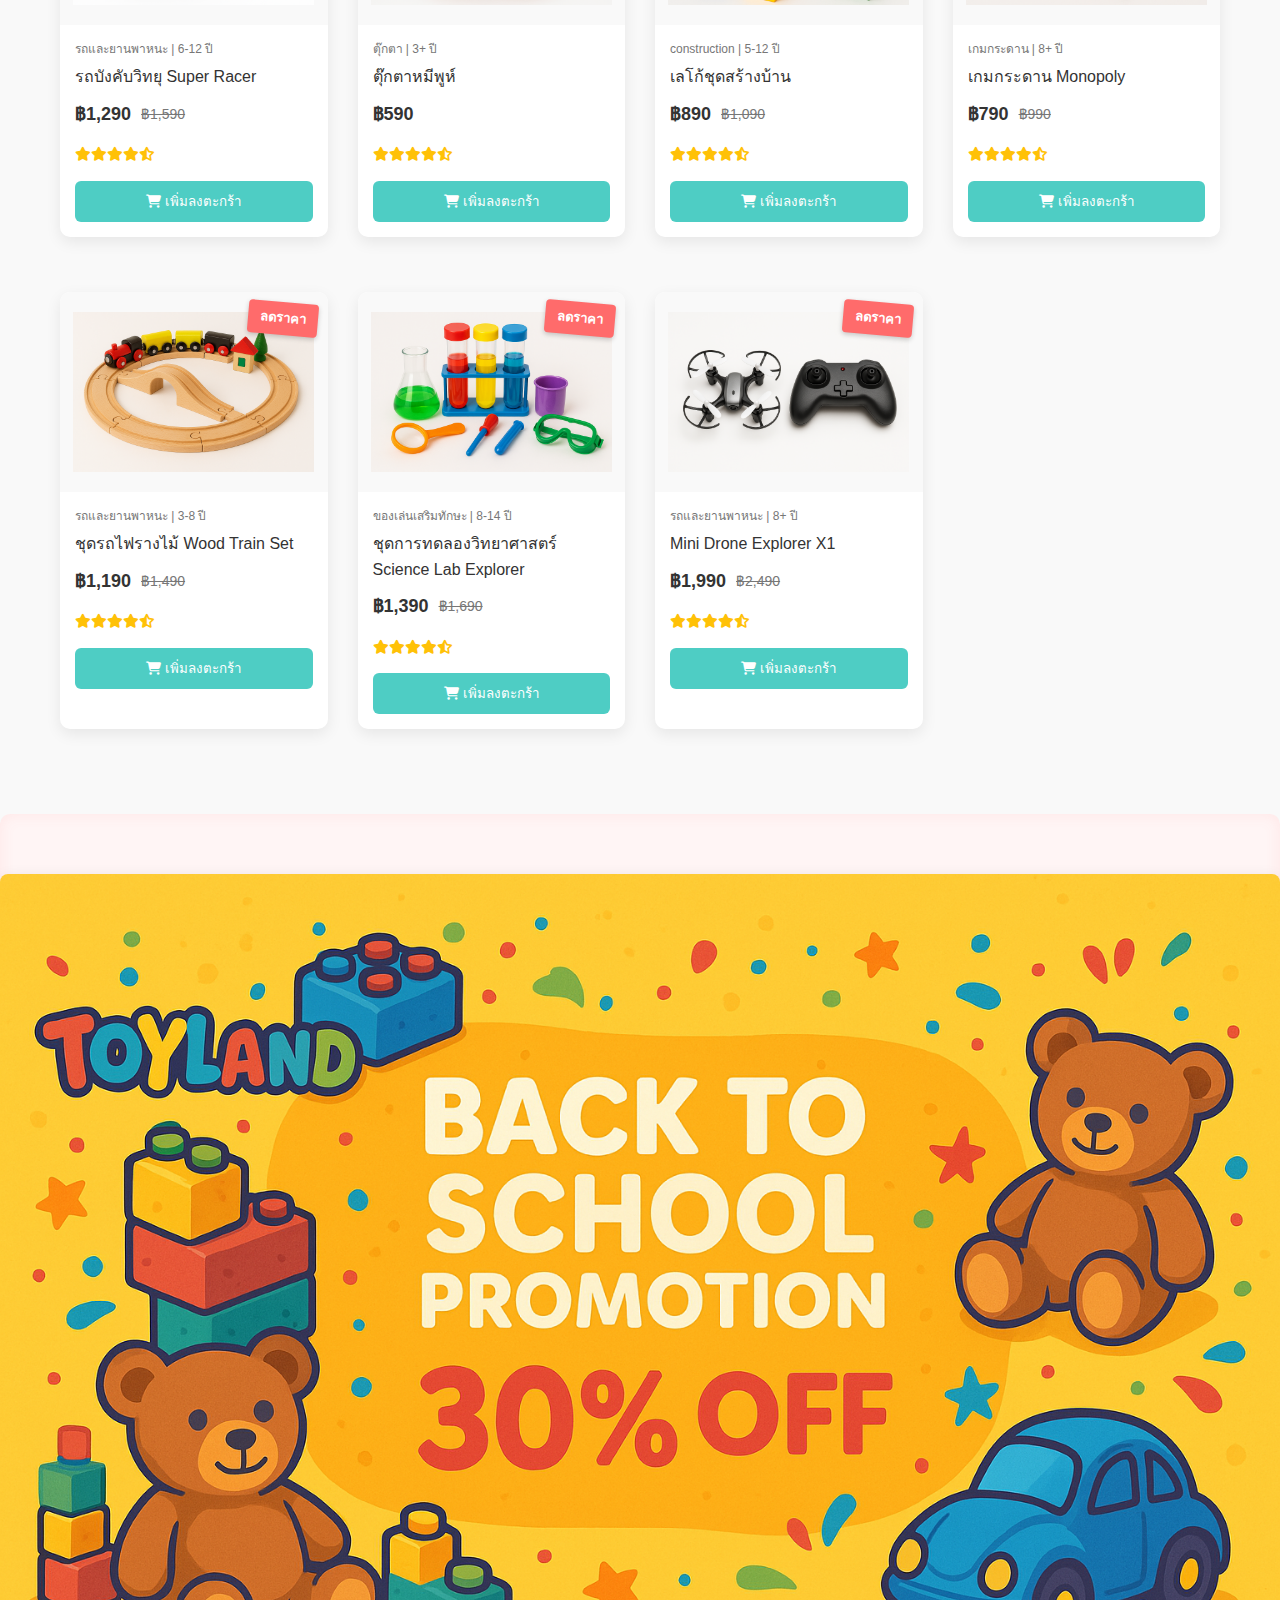
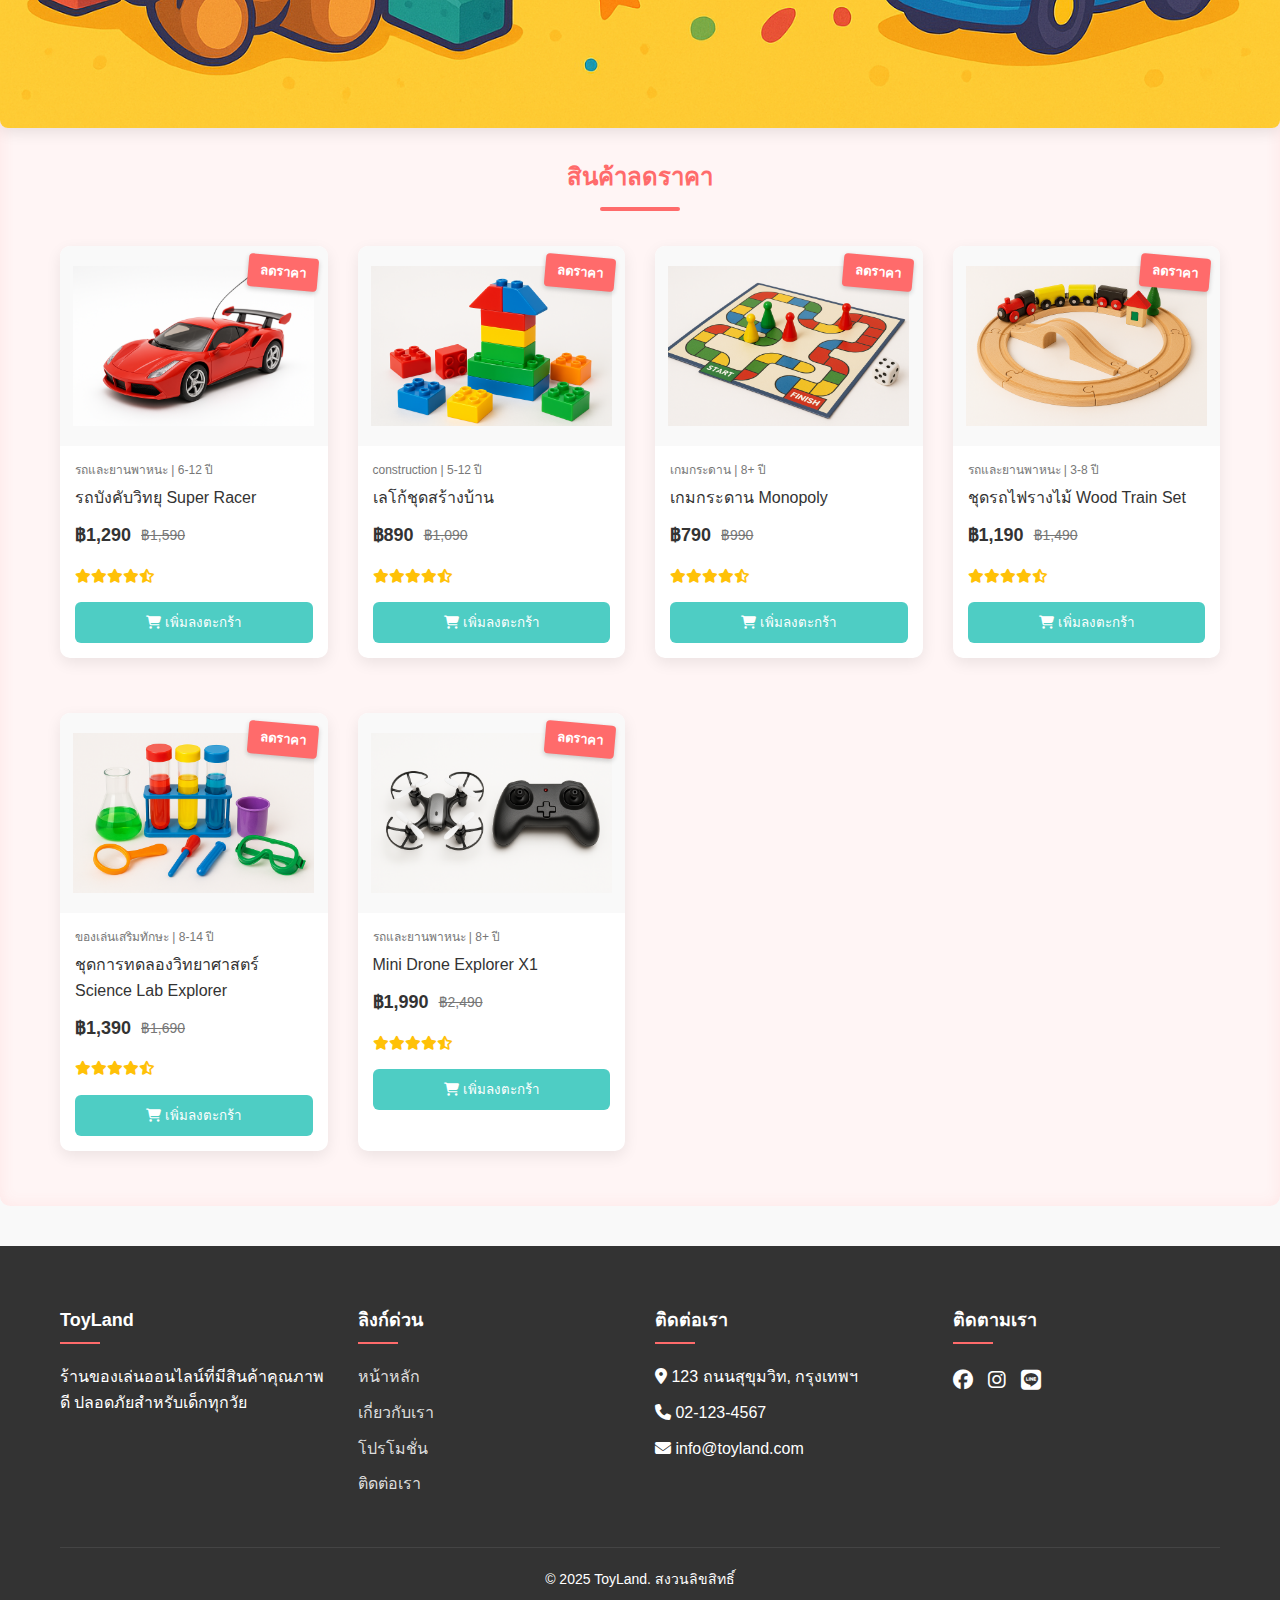
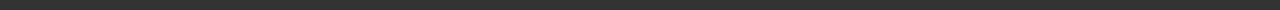
<file: product-details.html>
<!DOCTYPE html>
<html lang="th">
<head>
    <meta charset="UTF-8">
    <meta name="viewport" content="width=device-width, initial-scale=1.0">
    <title>รายละเอียดสินค้า - ToyLand</title>
    <link rel="stylesheet" href="css/style.css">
    <link rel="stylesheet" href="css/header.css">
    <link rel="stylesheet" href="css/responsive.css">
    <link rel="stylesheet" href="css/product-details.css">
    <link rel="stylesheet" href="https://cdnjs.cloudflare.com/ajax/libs/font-awesome/6.4.0/css/all.min.css">
</head>
<body>
    <!-- Header Section -->
    <header>
        <div class="container">
            <div class="logo">
                <a href="index.html">
                    <img src="images/logo.png" alt="ToyLand Logo" width="150" height="auto">
                </a>
            </div>
            <div class="search-bar">
                <input type="text" placeholder="ค้นหาของเล่น...">
                <button><i class="fas fa-search"></i></button>
            </div>
            <div class="cart-icon">
                <a href="cart.html">
                    <i class="fas fa-shopping-cart"></i>
                    <span class="cart-count">0</span>
                </a>
            </div>
        </div>
        <nav>
            <ul>
                <li><a href="index.html">หน้าหลัก</a></li>
                <li><a href="#">ของเล่นเด็กเล็ก</a></li>
                <li><a href="#">ของเล่นเสริมทักษะ</a></li>
                <li><a href="#">ตุ๊กตา</a></li>
                <li><a href="#">เกมกระดาน</a></li>
                <li><a href="#">รถและยานพาหนะ</a></li>
                <li><a href="#">โปรโมชั่น</a></li>
            </ul>
        </nav>
    </header>

    <!-- Breadcrumb -->
    <div class="breadcrumb">
        <div class="container">
            <ul>
                <li><a href="index.html">หน้าหลัก</a></li>
                <li><a href="#" id="category-link">หมวดหมู่สินค้า</a></li>
                <li><span id="product-name">ชื่อสินค้า</span></li>
            </ul>
        </div>
    </div>

    <!-- Product Detail Section -->
    <section class="product-detail-section">
        <div class="container">
            <div class="product-detail-container" id="product-detail">
                <!-- ข้อมูลสินค้าจะถูกใส่ที่นี่ด้วย JavaScript -->
                <div class="product-loading">กำลังโหลดข้อมูลสินค้า...</div>
            </div>
        </div>
    </section>

    <!-- Related Products -->
    <section class="products">
        <div class="container">
            <h2>สินค้าที่คุณอาจสนใจ</h2>
            <div class="product-grid" id="related-products">
                <!-- สินค้าที่เกี่ยวข้องจะถูกใส่ที่นี่ด้วย JavaScript -->
            </div>
        </div>
    </section>

    <!-- Footer -->
    <footer>
        <div class="container">
            <div class="footer-content">
                <div class="footer-col">
                    <h3>ToyLand</h3>
                    <p>ร้านของเล่นออนไลน์ที่มีสินค้าคุณภาพดี ปลอดภัยสำหรับเด็กทุกวัย</p>
                </div>
                <div class="footer-col">
                    <h3>ลิงก์ด่วน</h3>
                    <ul>
                        <li><a href="index.html">หน้าหลัก</a></li>
                        <li><a href="#">เกี่ยวกับเรา</a></li>
                        <li><a href="#">โปรโมชั่น</a></li>
                        <li><a href="#">ติดต่อเรา</a></li>
                    </ul>
                </div>
                <div class="footer-col">
                    <h3>ติดต่อเรา</h3>
                    <p><i class="fas fa-map-marker-alt"></i> 123 ถนนสุขุมวิท, กรุงเทพฯ</p>
                    <p><i class="fas fa-phone"></i> 02-123-4567</p>
                    <p><i class="fas fa-envelope"></i> info@toyland.com</p>
                </div>
                <div class="footer-col">
                    <h3>ติดตามเรา</h3>
                    <div class="social-links">
                        <a href="#"><i class="fab fa-facebook"></i></a>
                        <a href="#"><i class="fab fa-instagram"></i></a>
                        <a href="#"><i class="fab fa-line"></i></a>
                    </div>
                </div>
            </div>
            <div class="copyright">
                <p>&copy; 2025 ToyLand. สงวนลิขสิทธิ์</p>
            </div>
        </div>
    </footer>

    <script src="js/products.js"></script>
    <script src="js/main.js"></script>
    <script src="js/cart.js"></script>
</body>
</html>
</file>
<file: css/style.css>
/* Global Styles */
* {
    margin: 0;
    padding: 0;
    box-sizing: border-box;
    font-family: 'Prompt', sans-serif;
}

body {
    background-color: #f9f9f9;
    color: #333;
    line-height: 1.6;
}

.container {
    max-width: 1200px;
    margin: 0 auto;
    padding: 0 20px;
}

a {
    text-decoration: none;
    color: #0066cc;
}

ul {
    list-style-type: none;
}

.btn {
    display: inline-block;
    padding: 10px 20px;
    background-color: #FF6B6B;
    color: white;
    border: none;
    border-radius: 4px;
    cursor: pointer;
    font-size: 16px;
    transition: background-color 0.3s;
}

.btn:hover {
    background-color: #FF5252;
}

/* Header Styles */
header {
    background-color: #fff;
    box-shadow: 0 2px 5px rgba(0, 0, 0, 0.1);
    position: sticky;
    top: 0;
    z-index: 100;
}

header .container {
    display: flex;
    align-items: center;
    justify-content: space-between;
    padding: 15px 20px;
}

.logo h1 {
    color: #FF6B6B;
    font-size: 28px;
    font-weight: bold;
}

.search-bar {
    display: flex;
    flex: 1;
    max-width: 500px;
    margin: 0 20px;
}

.search-bar input {
    flex: 1;
    padding: 10px;
    border: 1px solid #ddd;
    border-radius: 4px 0 0 4px;
    font-size: 14px;
}

.search-bar button {
    padding: 10px 15px;
    background-color: #FF6B6B;
    color: white;
    border: 1px solid #FF6B6B;
    border-radius: 0 4px 4px 0;
    cursor: pointer;
}

.cart-icon a {
    color: #333;
    font-size: 24px;
    position: relative;
}

.cart-count {
    position: absolute;
    top: -10px;
    right: -10px;
    background-color: #FF6B6B;
    color: white;
    font-size: 12px;
    width: 20px;
    height: 20px;
    border-radius: 50%;
    display: flex;
    align-items: center;
    justify-content: center;
}

nav {
    background-color: #4ECDC4;
}

nav ul {
    display: flex;
    justify-content: center;
    padding: 10px 0;
}

nav ul li {
    margin: 0 15px;
}

nav ul li a {
    color: white;
    font-weight: 500;
    padding: 5px 0;
    position: relative;
}

nav ul li a:after {
    content: '';
    position: absolute;
    width: 0;
    height: 2px;
    background-color: white;
    bottom: 0;
    left: 0;
    transition: width 0.3s;
}

nav ul li a:hover:after,
nav ul li a.active:after {
    width: 100%;
}

/* Banner Section */
.banner {
    background-image: linear-gradient(rgba(0, 0, 0, 0.5), rgba(0, 0, 0, 0.5)), url('../images/banners/banner1.jpg');
    background-size: cover;
    background-position: center;
    color: white;
    padding: 80px 0;
    text-align: center;
    margin-bottom: 40px;
}

.banner-content h2 {
    font-size: 36px;
    margin-bottom: 20px;
}

.banner-content p {
    font-size: 18px;
    margin-bottom: 30px;
}

.banner-section {
    width: 100%;
    position: relative;
    margin-bottom: 30px;
    background-color: #f9f9f9;
  }
  
.banner-container {
    max-width: 1200px;
    margin: 0 auto;
    height: 400px;
    display: flex;
    flex-direction: column;
    align-items: center;
    position: relative;
  }
  
.banner {
    background-image: url('../images/banners/banner1.jpg');
    background-size: cover;
    background-position: center;
    color: white;
    padding: 80px 0;
    text-align: center;
    margin-bottom: 40px;
    position: relative;
    object-fit: contain;
}

/* เพิ่ม overlay เพื่อให้อ่านข้อความได้ชัดเจน */
.banner::before {
    content: '';
    position: absolute;
    top: 0;
    left: 0;
    width: 100%;
    height: 100%;
    background-color: rgba(0, 0, 0, 0.4);
    z-index: 1;
}

.banner-content {
    position: relative;
    z-index: 2;
}
  
.banner-text {
    position: absolute;
    bottom: 20px;
    left: 0;
    width: 100%;
    text-align: center;
    background-color: rgba(255, 255, 255, 0.8);
    padding: 15px;
}
  
.banner-text h2 {
    font-size: 36px;
    color: #4ECDC4;
    margin: 0;
}

/* Filter Section */
.filter {
    margin-bottom: 40px;
}

.filter h3 {
    margin-bottom: 15px;
    text-align: center;
}

.filter-buttons {
    display: flex;
    flex-wrap: wrap;
    justify-content: center;
    gap: 15px;
    margin: 25px 0;
}

.filter-btn {
    padding: 10px 20px;
    background-color: #f5f5f5;
    border: none;
    border-radius: 25px;
    cursor: pointer;
    font-size: 15px;
    transition: all 0.3s;
    box-shadow: 0 2px 5px rgba(0, 0, 0, 0.1);
}

.filter-btn:hover,
.filter-btn.active {
    background-color: #FF6B6B;
    color: white;
    transform: translateY(-3px);
    box-shadow: 0 4px 8px rgba(0, 0, 0, 0.15);
}

/* Products Section */
.products {
    margin-bottom: 60px;
}

.products h2 {
    text-align: center;
    margin-bottom: 30px;
    position: relative;
    padding-bottom: 10px;
}

.products h2:after {
    content: '';
    position: absolute;
    width: 60px;
    height: 3px;
    background-color: #FF6B6B;
    bottom: 0;
    left: 50%;
    transform: translateX(-50%);
}

.product-grid {
    display: grid;
    grid-template-columns: repeat(auto-fill, minmax(250px, 1fr));
    gap: 30px;
}

.product-card {
    background-color: white;
    border-radius: 10px;
    overflow: hidden;
    box-shadow: 0 5px 15px rgba(0, 0, 0, 0.08);
    transition: transform 0.3s, box-shadow 0.3s;
    margin-bottom: 25px;
}

.product-card:hover {
    transform: translateY(-10px);
    box-shadow: 0 10px 25px rgba(0, 0, 0, 0.15);
}

.product-img {
    position: relative;
    height: 200px;
    overflow: hidden;
    background-color: #f9f9f9;
    display: flex;
    align-items: center;
    justify-content: center;
}

.product-img img {
    max-width: 90%;
    max-height: 90%;
    object-fit: contain;
    transition: transform 0.5s;
}

.product-card:hover .product-img img {
    transform: scale(1.1);
}

.product-info {
    padding: 15px;
}

.product-category {
    color: #777;
    font-size: 12px;
    margin-bottom: 5px;
}

.product-title {
    font-size: 16px;
    margin-bottom: 10px;
    color: #333;
    font-weight: 500;
}

.product-price {
    display: flex;
    align-items: center;
    margin-bottom: 15px;
}

.current-price {
    font-size: 18px;
    font-weight: bold;
    color: #333;
}

.original-price {
    font-size: 14px;
    color: #777;
    text-decoration: line-through;
    margin-left: 10px;
}

.product-rating {
    color: #FFC107;
    font-size: 14px;
    margin-bottom: 15px;
}

.add-to-cart {
    width: 100%;
    display: block;
    padding: 10px 0;
    background-color: #4ECDC4;
    color: white;
    border: none;
    border-radius: 6px;
    text-align: center;
    cursor: pointer;
    transition: all 0.3s;
    font-weight: 500;
    margin-top: 10px;
}

.add-to-cart:hover {
    background-color: #FF6B6B;
    transform: translateY(-3px);
    box-shadow: 0 4px 10px rgba(0, 0, 0, 0.15);
}

/* Sale Section */
.sale-section {
    background-color: #FFF5F5; /* พื้นหลังสีอ่อนเพื่อไฮไลท์ */
    border-radius: 10px;
    padding: 30px 0;
    margin: 40px 0;
    box-shadow: inset 0 0 15px rgba(255, 107, 107, 0.1);
}

.sale-section h2 {
    color: #FF6B6B;
    margin-bottom: 35px;
    position: relative;
    padding-bottom: 15px;
}

.sale-section h2:after {
    content: '';
    position: absolute;
    width: 80px;
    height: 4px;
    background-color: #FF6B6B;
    bottom: 0;
    left: 50%;
    transform: translateX(-50%);
    border-radius: 2px;
}

.sale-banner {
    max-width: 100%;
    margin: 30px auto;
    text-align: center;
    border-radius: 8px;
    overflow: hidden;
    box-shadow: 0 4px 15px rgba(0, 0, 0, 0.1);
    height: auto;
}

.sale-banner img {
    max-width: 100%;
    height: auto;
    display: block;
    margin: 0 auto;
    object-fit: contain;
}

.sale-badge {
    position: absolute;
    top: 10px;
    right: 10px;
    background-color: #FF6B6B;
    color: white;
    padding: 6px 12px;
    border-radius: 4px;
    font-size: 13px;
    font-weight: bold;
    box-shadow: 0 2px 5px rgba(0, 0, 0, 0.2);
    transform: rotate(5deg);
}


/* Footer */
footer {
    background-color: #333;
    color: white;
    padding: 60px 0 20px;
}

.footer-content {
    display: grid;
    grid-template-columns: repeat(auto-fit, minmax(200px, 1fr));
    gap: 30px;
    margin-bottom: 40px;
}

.footer-col h3 {
    font-size: 18px;
    margin-bottom: 20px;
    position: relative;
    padding-bottom: 10px;
}

.footer-col h3:after {
    content: '';
    position: absolute;
    width: 40px;
    height: 2px;
    background-color: #FF6B6B;
    bottom: 0;
    left: 0;
}

.footer-col p,
.footer-col ul li {
    margin-bottom: 10px;
}

.footer-col ul li a {
    color: #ddd;
    transition: color 0.3s;
}

.footer-col ul li a:hover {
    color: #FF6B6B;
}

.social-links {
    display: flex;
    gap: 15px;
}

.social-links a {
    color: white;
    font-size: 20px;
    transition: color 0.3s;
}

.social-links a:hover {
    color: #FF6B6B;
}

.copyright {
    text-align: center;
    padding-top: 20px;
    border-top: 1px solid #444;
    font-size: 14px;
}

/* ปรับแต่ง CSS สำหรับแบนเนอร์หมวดหมู่สินค้า */
.category-banner {
    max-width: 100%;
    margin: 20px auto;
    text-align: center;
    border-radius: 8px;
    overflow: hidden;
}

.category-banner img {
    max-width: 75%;
    height: auto;
    display: block;
    margin: 0 auto;
}
</file>
<file: css/header.css>
/* Header Styles */
header {
    background-color: #fff;
    box-shadow: 0 2px 5px rgba(0, 0, 0, 0.1);
    position: sticky;
    top: 0;
    z-index: 100;
}

header .container {
    display: flex;
    align-items: center;
    justify-content: space-between;
    padding: 15px 20px;
}

.logo img {
    max-width: 150px;
    height: auto;
    vertical-align: middle;
}

.search-bar {
    display: flex;
    flex: 1;
    max-width: 500px;
    margin: 0 20px;
}

.search-bar input {
    flex: 1;
    padding: 10px;
    border: 1px solid #ddd;
    border-radius: 4px 0 0 4px;
    font-size: 14px;
}

.search-bar button {
    padding: 10px 15px;
    background-color: #FF6B6B;
    color: white;
    border: 1px solid #FF6B6B;
    border-radius: 0 4px 4px 0;
    cursor: pointer;
}

.cart-icon a {
    color: #333;
    font-size: 24px;
    position: relative;
    display: inline-block;
}

.cart-count {
    position: absolute;
    top: -10px;
    right: -10px;
    background-color: #FF6B6B;
    color: white;
    font-size: 12px;
    width: 20px;
    height: 20px;
    border-radius: 50%;
    display: flex;
    align-items: center;
    justify-content: center;
}

nav {
    background-color: #4ECDC4;
}

nav ul {
    display: flex;
    justify-content: center;
    padding: 10px 0;
    margin: 0;
    list-style: none;
}

nav ul li {
    margin: 0 15px;
}

nav ul li a {
    color: white;
    font-weight: 500;
    padding: 5px 0;
    position: relative;
    text-decoration: none;
}

nav ul li a:after {
    content: '';
    position: absolute;
    width: 0;
    height: 2px;
    background-color: white;
    bottom: 0;
    left: 0;
    transition: width 0.3s;
}

nav ul li a:hover:after,
nav ul li a.active:after {
    width: 100%;
}

/* Responsive Header */
@media (max-width: 991px) {
    header .container {
        flex-wrap: wrap;
    }

    .logo {
        margin-bottom: 10px;
    }

    .search-bar {
        order: 3;
        margin: 10px 0;
        max-width: 100%;
        width: 100%;
    }
}

@media (max-width: 767px) {
    nav ul {
        overflow-x: auto;
        white-space: nowrap;
        justify-content: flex-start;
        padding: 10px;
    }

    nav ul li {
        margin: 0 10px;
    }
}

@media (max-width: 575px) {
    .logo h1 {
        font-size: 24px;
    }

    .search-bar input {
        padding: 8px;
    }

    .search-bar button {
        padding: 8px 12px;
    }
}

/* Mobile Navigation */
.mobile-nav-toggle {
    display: none;
    background: none;
    border: none;
    font-size: 24px;
    color: #333;
    cursor: pointer;
}

@media (max-width: 767px) {
    .mobile-nav-toggle {
        display: block;
    }

    nav {
        display: none;
    }

    nav.show {
        display: block;
    }

    nav ul {
        flex-direction: column;
        padding: 0;
    }

    nav ul li {
        margin: 0;
    }

    nav ul li a {
        display: block;
        padding: 12px 20px;
        border-bottom: 1px solid rgba(255, 255, 255, 0.1);
    }

    nav ul li a:after {
        display: none;
    }
}
</file>
<file: css/responsive.css>
/* Responsive Styles */

/* Tablets (768px - 991px) */
@media (max-width: 991px) {
    /* Header */
    header .container {
        flex-wrap: wrap;
    }

    .logo {
        margin-bottom: 10px;
    }

    .search-bar {
        order: 3;
        margin: 10px 0;
        max-width: 100%;
        width: 100%;
    }

    /* Navigation */
    nav ul {
        overflow-x: auto;
        white-space: nowrap;
        justify-content: flex-start;
        padding: 10px;
    }

    nav ul li {
        margin: 0 10px;
    }

    /* Products Grid */
    .product-grid {
        grid-template-columns: repeat(3, 1fr);
    }

    /* Footer */
    .footer-content {
        grid-template-columns: repeat(2, 1fr);
    }
}

/* Large Phones (576px - 767px) */
@media (max-width: 767px) {
    /* Banner */
    .banner {
        padding: 60px 0;
    }
    
    .banner-content h2 {
        font-size: 28px;
    }
    
    /* Products Grid */
    .product-grid {
        grid-template-columns: repeat(2, 1fr);
        gap: 20px;
    }
    
    /* Filter Buttons */
    .filter-buttons {
        overflow-x: auto;
        white-space: nowrap;
        justify-content: flex-start;
        padding-bottom: 10px;
    }
    
    .filter-btn {
        flex-shrink: 0;
    }
    
    /* Footer */
    .footer-content {
        gap: 20px;
    }
}

/* Small Phones (up to 575px) */
@media (max-width: 575px) {
    /* Header */
    .logo h1 {
        font-size: 24px;
    }
    
    /* Banner */
    .banner {
        padding: 40px 0;
    }
    
    .banner-content h2 {
        font-size: 24px;
    }
    
    .banner-content p {
        font-size: 16px;
    }
    
    /* Products */
    .products h2 {
        font-size: 22px;
    }
    
    .product-grid {
        grid-template-columns: 1fr;
    }
    
    /* Pagination */
    .pagination {
        flex-wrap: wrap;
    }
    
    /* Footer */
    .footer-content {
        grid-template-columns: 1fr;
    }
    
    footer {
        padding: 40px 0 20px;
    }
}

/* Notification Container */
@media (max-width: 575px) {
    .notification-container {
        width: 100%;
        right: 0;
        padding: 0 10px;
    }
    
    .notification {
        width: 100%;
    }
}

/* Product Details */
@media (max-width: 991px) {
    .product-detail-container {
        padding: 20px;
    }
}

@media (max-width: 767px) {
    .product-detail-container {
        grid-template-columns: 1fr;
        gap: 30px;
    }
    
    .product-title {
        font-size: 24px;
    }
}

/* Cart and Checkout */
@media (max-width: 991px) {
    .cart-container,
    .checkout-container {
        grid-template-columns: 1fr;
        gap: 20px;
    }
    
    .cart-summary-container,
    .order-summary-container {
        position: sticky;
        top: 20px;
    }
}

@media (max-width: 575px) {
    .cart-item {
        padding: 15px;
    }
    
    .cart-item-image img {
        width: 60px;
        height: 60px;
    }
    
    .checkout-form-container {
        padding: 20px;
    }
    
    .payment-methods {
        grid-template-columns: 1fr;
    }
}

/* Confirmation Page */
@media (max-width: 991px) {
    .order-details {
        grid-template-columns: 1fr 1fr;
    }
    
    .order-number {
        grid-column: span 2;
    }
}

@media (max-width: 767px) {
    .order-details {
        grid-template-columns: 1fr;
    }
    
    .order-number {
        grid-column: auto;
    }
}

/* Utility Classes for Mobile */
@media (max-width: 767px) {
    .hide-on-mobile {
        display: none !important;
    }
    
    .mobile-center {
        text-align: center !important;
    }
    
    .mobile-full-width {
        width: 100% !important;
    }
}
</file>
<file: css/cart.css>
/* Footer */
body {
    display: flex;
    flex-direction: column;
    min-height: 100vh;
}

main {
    flex: 1;
}

footer {
    margin-top: auto;
}

/* Cart Section Styles */
.page-title {
    text-align: center;
    margin-bottom: 40px;
    font-size: 28px;
    position: relative;
    padding-bottom: 15px;
}

.page-title:after {
    content: '';
    position: absolute;
    bottom: 0;
    left: 50%;
    transform: translateX(-50%);
    width: 60px;
    height: 3px;
    background-color: #FF6B6B;
}

.cart-section {
    padding: 20px 0 60px;
}

.cart-container {
    background-color: white;
    border-radius: 8px;
    box-shadow: 0 3px 10px rgba(0, 0, 0, 0.1);
    overflow: hidden;
}

/* Cart Items */
.cart-items-container {
    background-color: white;
    border-radius: 8px;
    overflow: hidden;
    box-shadow: 0 3px 10px rgba(0, 0, 0, 0.1);
}

.cart-header {
    display: grid;
    grid-template-columns: 2fr 1fr 1fr 1fr 50px;
    background-color: #f5f5f5;
    padding: 15px 20px;
    font-weight: 500;
    color: #333;
    border-bottom: 1px solid #eee;
}

.cart-item {
    display: grid;
    grid-template-columns: 2fr 1fr 1fr 1fr 50px;
    padding: 20px;
    border-bottom: 1px solid #eee;
    align-items: center;
}

.cart-item:last-child {
    border-bottom: none;
}

.cart-item-image {
    display: flex;
    align-items: center;
}

.cart-item-image img {
    width: 80px;
    height: 80px;
    object-fit: cover;
    border-radius: 4px;
    margin-right: 15px;
}

.cart-item-details h3 {
    font-size: 16px;
    margin-bottom: 5px;
}

.cart-item-price {
    color: #555;
}

.cart-item-quantity {
    display: flex;
    align-items: center;
}

.quantity-btn {
    width: 30px;
    height: 30px;
    background-color: #f5f5f5;
    border: none;
    border-radius: 4px;
    cursor: pointer;
    font-size: 14px;
    display: flex;
    align-items: center;
    justify-content: center;
}

.quantity-btn:hover {
    background-color: #e5e5e5;
}

.quantity-input {
    width: 40px;
    height: 30px;
    border: 1px solid #ddd;
    border-radius: 4px;
    text-align: center;
    margin: 0 5px;
}

.cart-item-total {
    font-weight: 500;
}

.remove-item {
    background: none;
    border: none;
    color: #FF6B6B;
    cursor: pointer;
    font-size: 18px;
    padding: 5px;
}

.remove-item:hover {
    color: #FF5252;
}

/* Empty Cart */
.empty-cart {
    text-align: center;
    padding: 60px 20px;
}

.empty-cart i {
    font-size: 80px;
    color: #ddd;
    margin-bottom: 20px;
}

.empty-cart h2 {
    font-size: 24px;
    margin-bottom: 15px;
    color: #333;
}

.empty-cart p {
    color: #777;
    margin-bottom: 30px;
}

.empty-cart .btn {
    display: inline-block;
    padding: 12px 25px;
    background-color: #4ECDC4;
    color: white;
    border-radius: 4px;
    text-decoration: none;
    font-weight: 500;
    transition: background-color 0.3s;
}

.empty-cart .btn:hover {
    background-color: #3DB0A7;
}

/* Cart Summary */
.cart-summary-container {
    background-color: white;
    border-radius: 8px;
    box-shadow: 0 3px 10px rgba(0, 0, 0, 0.1);
    padding: 20px;
    align-self: start;
}

.cart-summary h3 {
    font-size: 18px;
    margin-bottom: 20px;
    padding-bottom: 10px;
    border-bottom: 1px solid #eee;
}

.summary-row {
    display: flex;
    justify-content: space-between;
    margin-bottom: 15px;
}

.summary-row.total {
    font-size: 18px;
    font-weight: 500;
    margin-top: 20px;
    padding-top: 15px;
    border-top: 1px solid #eee;
}

.checkout-btn {
    width: 100%;
    margin-top: 20px;
    padding: 15px 0;
    font-size: 16px;
}

/* Responsive */
@media (max-width: 768px) {
    .cart-header {
        display: none; /* ซ่อนส่วนหัวบนมือถือ */
    }
    
    .cart-item {
        display: grid;
        grid-template-columns: 1fr;
        padding: 15px;
        position: relative;
    }
    
    .remove-item {
        position: absolute;
        top: 10px;
        right: 10px;
    }
    
    .cart-item-image {
        display: flex;
        align-items: center;
        margin-bottom: 10px;
    }
    
    .cart-item-image img {
        width: 80px;
        height: 80px;
        margin-right: 15px;
    }
    
    .cart-item-details h3 {
        font-size: 16px;
        margin-bottom: 5px;
    }
    
    .cart-item-quantity {
        margin: 10px 0;
    }
    
    .cart-item-total {
        font-weight: bold;
        margin-top: 10px;
    }
}

/* Breadcrumb */
.breadcrumb {
    background-color: #f9f9f9;
    padding: 10px 0;
    margin: 0 0 30px 0;
}

.breadcrumb ul {
    display: flex;
    list-style: none;
    padding: 0;
    margin: 0;
}

.breadcrumb ul li {
    font-size: 14px;
    position: relative;
}

.breadcrumb ul li:not(:last-child):after {
    content: '>';
    margin: 0 10px;
    color: #ccc;
}

.breadcrumb ul li a {
    color: #4ECDC4;
    text-decoration: none;
    transition: color 0.3s;
}

.breadcrumb ul li a:hover {
    color: #FF6B6B;
}

/* ปุ่มกลับไปช้อปปิ้ง */
.btn {
    display: inline-block;
    padding: 10px 20px;
    background-color: #FF6B6B;
    color: white;
    border: none;
    border-radius: 4px;
    font-size: 16px;
    cursor: pointer;
    text-decoration: none;
    text-align: center;
    transition: background-color 0.3s;
}

.btn:hover {
    background-color: #FF5252;
}

/* เพิ่มเพื่อซ่อนองค์ประกอบที่ซ้ำซ้อน */
nav + .hidden-nav, 
.duplicate-breadcrumb {
    display: none !important;
}
</file>
<file: css/checkout.css>
/* Checkout Section Styles */
.checkout-section {
    margin-bottom: 60px;
    padding: 20px 0;
}

.checkout-container {
    display: grid;
    grid-template-columns: 2fr 1fr;
    gap: 30px;
}

/* Form Styles */
.checkout-form-container {
    background-color: white;
    border-radius: 8px;
    box-shadow: 0 3px 10px rgba(0, 0, 0, 0.1);
    padding: 30px;
}

.form-section {
    margin-bottom: 30px;
}

.form-section h3 {
    font-size: 18px;
    margin-bottom: 20px;
    padding-bottom: 10px;
    border-bottom: 1px solid #eee;
    color: #333;
    font-weight: 600;
}

.form-group {
    margin-bottom: 20px;
}

.form-row {
    display: grid;
    grid-template-columns: 1fr 1fr;
    gap: 20px;
}

label {
    display: block;
    margin-bottom: 5px;
    font-weight: 500;
    color: #555;
}

input[type="text"],
input[type="email"],
input[type="tel"],
textarea {
    width: 100%;
    padding: 12px;
    border: 1px solid #ddd;
    border-radius: 4px;
    font-size: 14px;
    transition: border-color 0.3s;
}

input[type="text"]:focus,
input[type="email"]:focus,
input[type="tel"]:focus,
textarea:focus {
    border-color: #4ECDC4;
    outline: none;
    box-shadow: 0 0 0 2px rgba(78, 205, 196, 0.2);
}

textarea {
    resize: vertical;
    min-height: 80px;
}

/* Payment Methods */
.payment-methods {
    display: grid;
    grid-template-columns: 1fr 1fr;
    gap: 15px;
    margin-top: 15px;
}

.payment-method {
    position: relative;
}

.payment-method input[type="radio"] {
    position: absolute;
    opacity: 0;
    width: 0;
    height: 0;
}

.payment-method label {
    display: flex;
    flex-direction: column;
    align-items: center;
    justify-content: center;
    text-align: center;
    padding: 15px;
    background-color: #f9f9f9;
    border: 2px solid #ddd;
    border-radius: 8px;
    cursor: pointer;
    transition: all 0.3s;
    height: 100%;
}

.payment-method input[type="radio"]:checked + label {
    border-color: #4ECDC4;
    background-color: #F0FFFE;
}

.payment-method label i {
    font-size: 24px;
    margin-bottom: 10px;
    color: #555;
    transition: color 0.3s;
}

.payment-method input[type="radio"]:checked + label i {
    color: #4ECDC4;
}

.payment-method label span {
    font-weight: 500;
    color: #333;
}

.checkout-btn {
    width: 100%;
    padding: 15px 0;
    font-size: 16px;
    margin-top: 25px;
    background-color: #4ECDC4;
    color: white;
    border: none;
    border-radius: 4px;
    cursor: pointer;
    transition: background-color 0.3s;
    font-weight: 600;
}

.checkout-btn:hover {
    background-color: #3DB0A7;
}

/* Order Summary */
.order-summary-container {
    background-color: white;
    border-radius: 8px;
    box-shadow: 0 3px 10px rgba(0, 0, 0, 0.1);
    padding: 20px;
    align-self: start;
    position: sticky;
    top: 20px;
}

.order-summary h3 {
    font-size: 18px;
    margin-bottom: 20px;
    padding-bottom: 10px;
    border-bottom: 1px solid #eee;
    color: #333;
    font-weight: 600;
}

.summary-items {
    margin-bottom: 20px;
    max-height: 300px;
    overflow-y: auto;
    padding-right: 5px;
    scrollbar-width: thin;
}

.summary-items::-webkit-scrollbar {
    width: 6px;
}

.summary-items::-webkit-scrollbar-track {
    background: #f1f1f1;
    border-radius: 10px;
}

.summary-items::-webkit-scrollbar-thumb {
    background: #ccc;
    border-radius: 10px;
}

.summary-item {
    display: flex;
    align-items: center;
    margin-bottom: 15px;
    padding-bottom: 15px;
    border-bottom: 1px solid #eee;
}

.summary-item:last-child {
    margin-bottom: 0;
    padding-bottom: 0;
    border-bottom: none;
}

.item-image {
    position: relative;
    margin-right: 15px;
    flex-shrink: 0;
}

.item-image img {
    width: 60px;
    height: 60px;
    object-fit: contain;
    border-radius: 4px;
    background-color: #f9f9f9;
    padding: 5px;
}

.item-quantity {
    position: absolute;
    top: -8px;
    right: -8px;
    background-color: #4ECDC4;
    color: white;
    width: 22px;
    height: 22px;
    border-radius: 50%;
    display: flex;
    align-items: center;
    justify-content: center;
    font-size: 12px;
    font-weight: bold;
    box-shadow: 0 2px 4px rgba(0, 0, 0, 0.2);
}

.item-name {
    flex: 1;
    font-size: 14px;
    color: #333;
    margin-right: 10px;
    overflow: hidden;
    text-overflow: ellipsis;
    display: -webkit-box;
    -webkit-line-clamp: 2;
    line-clamp: 2;
    -webkit-box-orient: vertical;
}

.item-price {
    font-weight: 600;
    font-size: 15px;
    color: #333;
    white-space: nowrap;
}

.summary-totals {
    margin-top: 20px;
    padding-top: 15px;
    border-top: 1px solid #eee;
}

.summary-row {
    display: flex;
    justify-content: space-between;
    margin-bottom: 12px;
    font-size: 15px;
    color: #555;
}

.summary-row.total {
    font-size: 18px;
    font-weight: 600;
    margin-top: 15px;
    padding-top: 15px;
    border-top: 1px solid #eee;
    color: #333;
}

/* Breadcrumb Styles */
.breadcrumb {
    background-color: #f5f5f5;
    padding: 10px 0;
    margin-bottom: 30px;
}

.breadcrumb ul {
    display: flex;
    list-style: none;
    margin: 0;
    padding: 0;
}

.breadcrumb ul li {
    font-size: 14px;
    color: #666;
    display: flex;
    align-items: center;
}

.breadcrumb ul li:not(:last-child)::after {
    content: '>';
    margin: 0 10px;
    color: #ccc;
}

.breadcrumb ul li a {
    color: #4ECDC4;
    text-decoration: none;
}

.breadcrumb ul li a:hover {
    color: #FF6B6B;
}

/* Required Field Indicator */
label sup {
    color: #FF6B6B;
    margin-left: 2px;
}

/* Responsive Styles */
@media (max-width: 992px) {
    .checkout-container {
        grid-template-columns: 3fr 2fr;
    }
}

@media (max-width: 768px) {
    .checkout-container {
        grid-template-columns: 1fr;
        gap: 20px;
    }
    
    .order-summary-container {
        position: static;
        margin-bottom: 30px;
    }
    
    .payment-methods {
        grid-template-columns: 1fr 1fr;
    }
    
    .form-row {
        grid-template-columns: 1fr;
        gap: 15px;
    }
    
    .checkout-form-container {
        padding: 20px;
    }
}

@media (max-width: 576px) {
    .payment-methods {
        grid-template-columns: 1fr;
    }
    
    .summary-item {
        flex-wrap: wrap;
    }
    
    .item-name {
        width: 100%;
        margin-top: 10px;
        margin-bottom: 5px;
    }
    
    .checkout-section {
        padding: 15px 0;
    }
}
</file>
<file: css/confirmation.css>
/* Confirmation Section Styles */
.confirmation-section {
    padding: 40px 0 60px;
}

.confirmation-container {
    background-color: white;
    border-radius: 8px;
    box-shadow: 0 3px 15px rgba(0, 0, 0, 0.1);
    padding: 30px;
    margin-bottom: 40px;
}

/* ปรับแต่ง Breadcrumb */
.breadcrumb {
    background-color: #f8f8f8;
    padding: 12px 0;
    margin-bottom: 30px;
    border-bottom: 1px solid #eee;
}

.breadcrumb ul {
    display: flex;
    list-style: none;
    margin: 0;
    padding: 0;
}

.breadcrumb ul li {
    position: relative;
    font-size: 14px;
    color: #777;
}

.breadcrumb ul li:not(:last-child) {
    margin-right: 30px;
}

.breadcrumb ul li:not(:last-child)::after {
    content: '>';
    position: absolute;
    right: -18px;
    top: 50%;
    transform: translateY(-50%);
    color: #ccc;
}

.breadcrumb ul li a {
    color: #4ECDC4;
    text-decoration: none;
    transition: color 0.2s;
    display: flex;
    align-items: center;
}

.breadcrumb ul li a:hover {
    color: #FF6B6B;
}

.breadcrumb ul li a[href="index.html"]::before {
    content: '\f015'; /* Font Awesome home icon */
    font-family: 'Font Awesome 5 Free';
    font-weight: 900;
    margin-right: 5px;
    font-size: 13px;
}

.breadcrumb ul li:last-child {
    font-weight: 500;
    color: #333;
}

/* ส่วนหัวของหน้ายืนยัน */
.confirmation-header {
    text-align: center;
    margin-bottom: 40px;
}

.confirmation-header .check-icon {
    width: 80px;
    height: 80px;
    background-color: #4ECDC4;
    border-radius: 50%;
    display: flex;
    align-items: center;
    justify-content: center;
    margin: 0 auto 20px;
}

.confirmation-header .check-icon i {
    color: white;
    font-size: 40px;
}

.confirmation-header i {
    font-size: 64px;
    color: #4ECDC4;
    margin-bottom: 20px;
}

.confirmation-header h2 {
    font-size: 28px;
    color: #333;
    margin-bottom: 10px;
}

.confirmation-header p {
    color: #777;
    font-size: 16px;
    max-width: 600px;
    margin: 0 auto;
}

.order-details {
    display: grid;
    grid-template-columns: repeat(3, 1fr);
    gap: 30px;
    margin-bottom: 40px;
}

/* กล่องข้อมูล */
.order-info-boxes {
    display: grid;
    grid-template-columns: repeat(3, 1fr);
    gap: 25px;
    margin-bottom: 40px;
}

.order-info-box {
    background-color: #f9f9f9;
    border-radius: 8px;
    padding: 20px;
    height: 100%;
}

.order-info-box h3 {
    font-size: 18px;
    color: #333;
    margin-bottom: 15px;
    padding-bottom: 10px;
    border-bottom: 1px solid #eee;
}

.order-info-box p {
    margin-bottom: 8px;
    color: #555;
    line-height: 1.5;
}

.order-info-box p:last-child {
    margin-bottom: 0;
}

.order-info-box .order-number {
    font-weight: bold;
    color: #FF6B6B;
}

.order-info-box .date {
    color: #777;
}

.order-items {
    margin-bottom: 25px;
}

.order-item {
    display: flex;
    align-items: center;
    padding: 12px 0;
    border-bottom: 1px solid #eee;
}

.order-item:last-child {
    border-bottom: none;
}

.order-item-name {
    flex: 2;
    font-weight: 500;
}

.order-item-quantity {
    flex: 1;
    text-align: center;
    color: #555;
}

.order-item-price {
    flex: 1;
    text-align: right;
    font-weight: 500;
}

.order-number, .shipping-details, .payment-details {
    background-color: #f9f9f9;
    padding: 20px;
    border-radius: 8px;
}

.order-number h3, .shipping-details h3, .payment-details h3 {
    font-size: 18px;
    margin-bottom: 15px;
    padding-bottom: 10px;
    border-bottom: 1px solid #eee;
    color: #333;
}

.order-number p, .shipping-details p, .payment-details p {
    margin-bottom: 8px;
    color: #555;
}

.order-summary {
    margin-top: 30px;
    background-color: #f9f9f9;
    border-radius: 8px;
    padding: 25px;
}

.order-summary h3 {
    font-size: 20px;
    color: #333;
    margin-bottom: 20px;
    padding-bottom: 10px;
    border-bottom: 1px solid #ddd;
}

.order-summary table {
    width: 100%;
    border-collapse: collapse;
}

.order-summary table th, 
.order-summary table td {
    padding: 12px 15px;
    text-align: left;
    border-bottom: 1px solid #eee;
}

.order-summary table th {
    background-color: #f5f5f5;
    font-weight: 500;
}

.order-summary table tfoot tr {
    font-weight: 500;
}

.order-summary table tfoot tr.total {
    font-size: 18px;
    color: #333;
}

/* ปุ่มกลับไปยังหน้าหลัก */
.confirmation-footer {
    text-align: center;
    margin-top: 30px;
}

.back-to-home {
    display: inline-block;
    padding: 12px 30px;
    background-color: #4ECDC4;
    color: white;
    border: none;
    border-radius: 4px;
    font-size: 16px;
    font-weight: 500;
    text-decoration: none;
    transition: background-color 0.3s;
}

.back-to-home:hover {
    background-color: #3DB0A7;
}

.confirmation-footer .btn {
    padding: 15px 30px;
    font-size: 16px;
}

.order-totals {
    border-top: 1px solid #ddd;
    padding-top: 15px;
}

.order-total-row {
    display: flex;
    justify-content: space-between;
    margin-bottom: 8px;
    color: #555;
}

.order-total-row.final {
    font-size: 18px;
    font-weight: bold;
    color: #333;
    margin-top: 15px;
    padding-top: 10px;
    border-top: 1px solid #ddd;
}

/* Responsive */
@media (max-width: 992px) {
    .order-details {
        grid-template-columns: 1fr 1fr;
    }
    
    .order-number {
        grid-column: span 2;
    }
}

@media (max-width: 768px) {
    .order-info-boxes {
        grid-template-columns: 1fr;
        gap: 15px;
    }
    
    .confirmation-container {
        padding: 20px;
    }
    
    .confirmation-header .check-icon {
        width: 60px;
        height: 60px;
    }
    
    .confirmation-header .check-icon i {
        font-size: 30px;
    }
    
    .confirmation-header h2 {
        font-size: 24px;
    }
    
    .order-item {
        flex-wrap: wrap;
        padding: 10px 0;
    }
    
    .order-item-name {
        flex: 100%;
        margin-bottom: 5px;
    }
    
    .order-item-quantity {
        flex: 1;
        text-align: left;
    }
    
    .breadcrumb ul li {
        font-size: 13px;
    }
    
    .breadcrumb ul li:not(:last-child) {
        margin-right: 20px;
    }
    
    .breadcrumb ul li:not(:last-child)::after {
        right: -13px;
    }
}
</file>
<file: css/product-details.css>
/* ปรับปรุง Breadcrumb */
.breadcrumb {
    background-color: #f8f8f8;
    padding: 12px 0;
    margin-bottom: 30px;
    border-bottom: 1px solid #eee;
}

.breadcrumb ul {
    display: flex;
    align-items: center;
    list-style: none;
    margin: 0;
    padding: 0;
}

.breadcrumb ul li {
    font-size: 14px;
    color: #666;
    position: relative;
}

.breadcrumb ul li:not(:last-child) {
    margin-right: 25px;
}

.breadcrumb ul li:not(:last-child)::after {
    content: '>';
    position: absolute;
    right: -15px;
    top: 50%;
    transform: translateY(-50%);
    color: #ccc;
}

.breadcrumb ul li a {
    color: #4ECDC4;
    text-decoration: none;
    transition: color 0.3s;
}

.breadcrumb ul li a:hover {
    color: #FF6B6B;
}

.breadcrumb ul li span {
    color: #333;
    font-weight: 500;
}

/* ปรับปรุงหน้ารายละเอียดสินค้า */
.product-detail-section {
    padding: 20px 0 60px;
}

.product-detail-container {
    display: grid;
    grid-template-columns: 1fr 1fr;
    gap: 40px;
    background-color: white;
    border-radius: 8px;
    padding: 30px;
    box-shadow: 0 3px 15px rgba(0, 0, 0, 0.08);
}

.product-image {
    position: relative;
    border-radius: 8px;
    overflow: hidden;
    background-color: #f9f9f9;
    display: flex;
    align-items: center;
    justify-content: center;
    padding: 20px;
    height: 400px;
}

.product-image img {
    max-width: 100%;
    max-height: 100%;
    object-fit: contain;
}

.product-info-detail {
    display: flex;
    flex-direction: column;
}

.product-title {
    font-size: 28px;
    margin: 10px 0 15px;
    color: #333;
    line-height: 1.3;
}

.product-category {
    color: #777;
    font-size: 14px;
}

.product-rating {
    color: #FFC107;
    font-size: 16px;
    margin-bottom: 20px;
    display: flex;
    align-items: center;
}

.rating-number {
    color: #777;
    margin-left: 10px;
    font-size: 14px;
}

.detail-price {
    margin-bottom: 25px;
}

.current-price {
    font-size: 28px;
    font-weight: bold;
    color: #FF6B6B;
}

.original-price {
    font-size: 18px;
    color: #999;
    text-decoration: line-through;
    margin-left: 10px;
}

.discount-percent {
    display: inline-block;
    background-color: #FF6B6B;
    color: white;
    padding: 3px 10px;
    border-radius: 20px;
    font-size: 14px;
    margin-left: 10px;
    font-weight: 500;
}

.product-description {
    margin-bottom: 30px;
    border-top: 1px solid #eee;
    padding-top: 20px;
}

.product-description h3 {
    font-size: 18px;
    margin-bottom: 15px;
    color: #333;
}

.product-description p {
    color: #666;
    line-height: 1.6;
}

.product-quantity {
    display: flex;
    align-items: center;
    margin-bottom: 25px;
}

.product-quantity span {
    margin-right: 15px;
    font-weight: 500;
}

.quantity-control {
    display: flex;
    align-items: center;
    border: 1px solid #ddd;
    border-radius: 4px;
    overflow: hidden;
}

.quantity-btn {
    width: 40px;
    height: 40px;
    background-color: #f5f5f5;
    border: none;
    cursor: pointer;
    font-size: 18px;
    display: flex;
    align-items: center;
    justify-content: center;
    transition: background-color 0.3s;
}

.quantity-btn:hover {
    background-color: #e5e5e5;
}

#product-quantity {
    width: 60px;
    height: 40px;
    border: none;
    border-left: 1px solid #ddd;
    border-right: 1px solid #ddd;
    text-align: center;
    font-size: 16px;
}

.add-to-cart-large {
    width: 100%;
    padding: 15px 0;
    background-color: #4ECDC4;
    color: white;
    border: none;
    border-radius: 4px;
    font-size: 16px;
    font-weight: 500;
    cursor: pointer;
    transition: background-color 0.3s;
    display: flex;
    align-items: center;
    justify-content: center;
    gap: 10px;
}

.add-to-cart-large:hover {
    background-color: #3DB0A7;
}

.add-to-cart-large i {
    font-size: 18px;
}

/* สินค้าที่อาจสนใจ */
.products {
    margin: 60px 0;
}

.products h2 {
    text-align: center;
    margin-bottom: 30px;
    position: relative;
    padding-bottom: 10px;
}

.products h2:after {
    content: '';
    position: absolute;
    width: 60px;
    height: 3px;
    background-color: #4ECDC4;
    bottom: 0;
    left: 50%;
    transform: translateX(-50%);
}

/* สถานะโหลดและข้อความไม่พบสินค้า */
.product-loading, .product-not-found {
    text-align: center;
    padding: 50px 20px;
    color: #666;
}

.product-not-found h2 {
    color: #FF6B6B;
    margin-bottom: 15px;
}

.product-not-found .btn {
    display: inline-block;
    margin-top: 20px;
    padding: 10px 20px;
    background-color: #4ECDC4;
    color: white;
    text-decoration: none;
    border-radius: 4px;
    transition: background-color 0.3s;
}

.product-not-found .btn:hover {
    background-color: #3DB0A7;
}

/* ปรับแต่งการ์ดสินค้าในส่วนสินค้าที่เกี่ยวข้อง */
.product-grid {
    display: grid;
    grid-template-columns: repeat(auto-fill, minmax(250px, 1fr));
    gap: 25px;
}

.product-card {
    background-color: white;
    border-radius: 8px;
    overflow: hidden;
    box-shadow: 0 3px 10px rgba(0, 0, 0, 0.08);
    transition: transform 0.3s, box-shadow 0.3s;
    cursor: pointer;
}

.product-card:hover {
    transform: translateY(-5px);
    box-shadow: 0 5px 15px rgba(0, 0, 0, 0.15);
}

.product-img {
    position: relative;
    height: 200px;
    overflow: hidden;
    background-color: #f8f8f8;
    display: flex;
    align-items: center;
    justify-content: center;
    padding: 15px;
}

.product-img img {
    max-width: 90%;
    max-height: 90%;
    object-fit: contain;
    transition: transform 0.3s;
}

.sale-badge {
    position: absolute;
    top: 10px;
    right: 10px;
    background-color: #FF6B6B;
    color: white;
    padding: 4px 8px;
    border-radius: 4px;
    font-size: 12px;
    font-weight: 500;
}

.product-info {
    padding: 15px;
}

.product-title {
    font-size: 16px;
    margin: 8px 0;
    color: #333;
    height: 40px;
    overflow: hidden;
    display: -webkit-box;
    -webkit-line-clamp: 2;
    line-clamp: 2;
    -webkit-box-orient: vertical;
}

.product-price {
    display: flex;
    align-items: center;
    margin-bottom: 10px;
}

.add-to-cart {
    width: 100%;
    padding: 8px 0;
    background-color: #4ECDC4;
    color: white;
    border: none;
    border-radius: 4px;
    text-align: center;
    cursor: pointer;
    transition: background-color 0.3s;
    font-size: 14px;
    margin-top: 10px;
}

.add-to-cart:hover {
    background-color: #3DB0A7;
}

/* Responsive */
@media (max-width: 992px) {
    .product-detail-container {
        grid-template-columns: 1fr 1fr;
        gap: 30px;
        padding: 20px;
    }
}

@media (max-width: 768px) {
    .product-detail-container {
        grid-template-columns: 1fr;
    }
    
    .product-grid {
        grid-template-columns: repeat(auto-fill, minmax(200px, 1fr));
    }
}

@media (max-width: 576px) {
    .product-detail-container {
        padding: 15px;
    }
    
    .product-image {
        height: 300px;
    }
    
    .current-price {
        font-size: 24px;
    }
    
    .product-grid {
        grid-template-columns: repeat(auto-fill, minmax(150px, 1fr));
        gap: 15px;
    }
}
</file>
